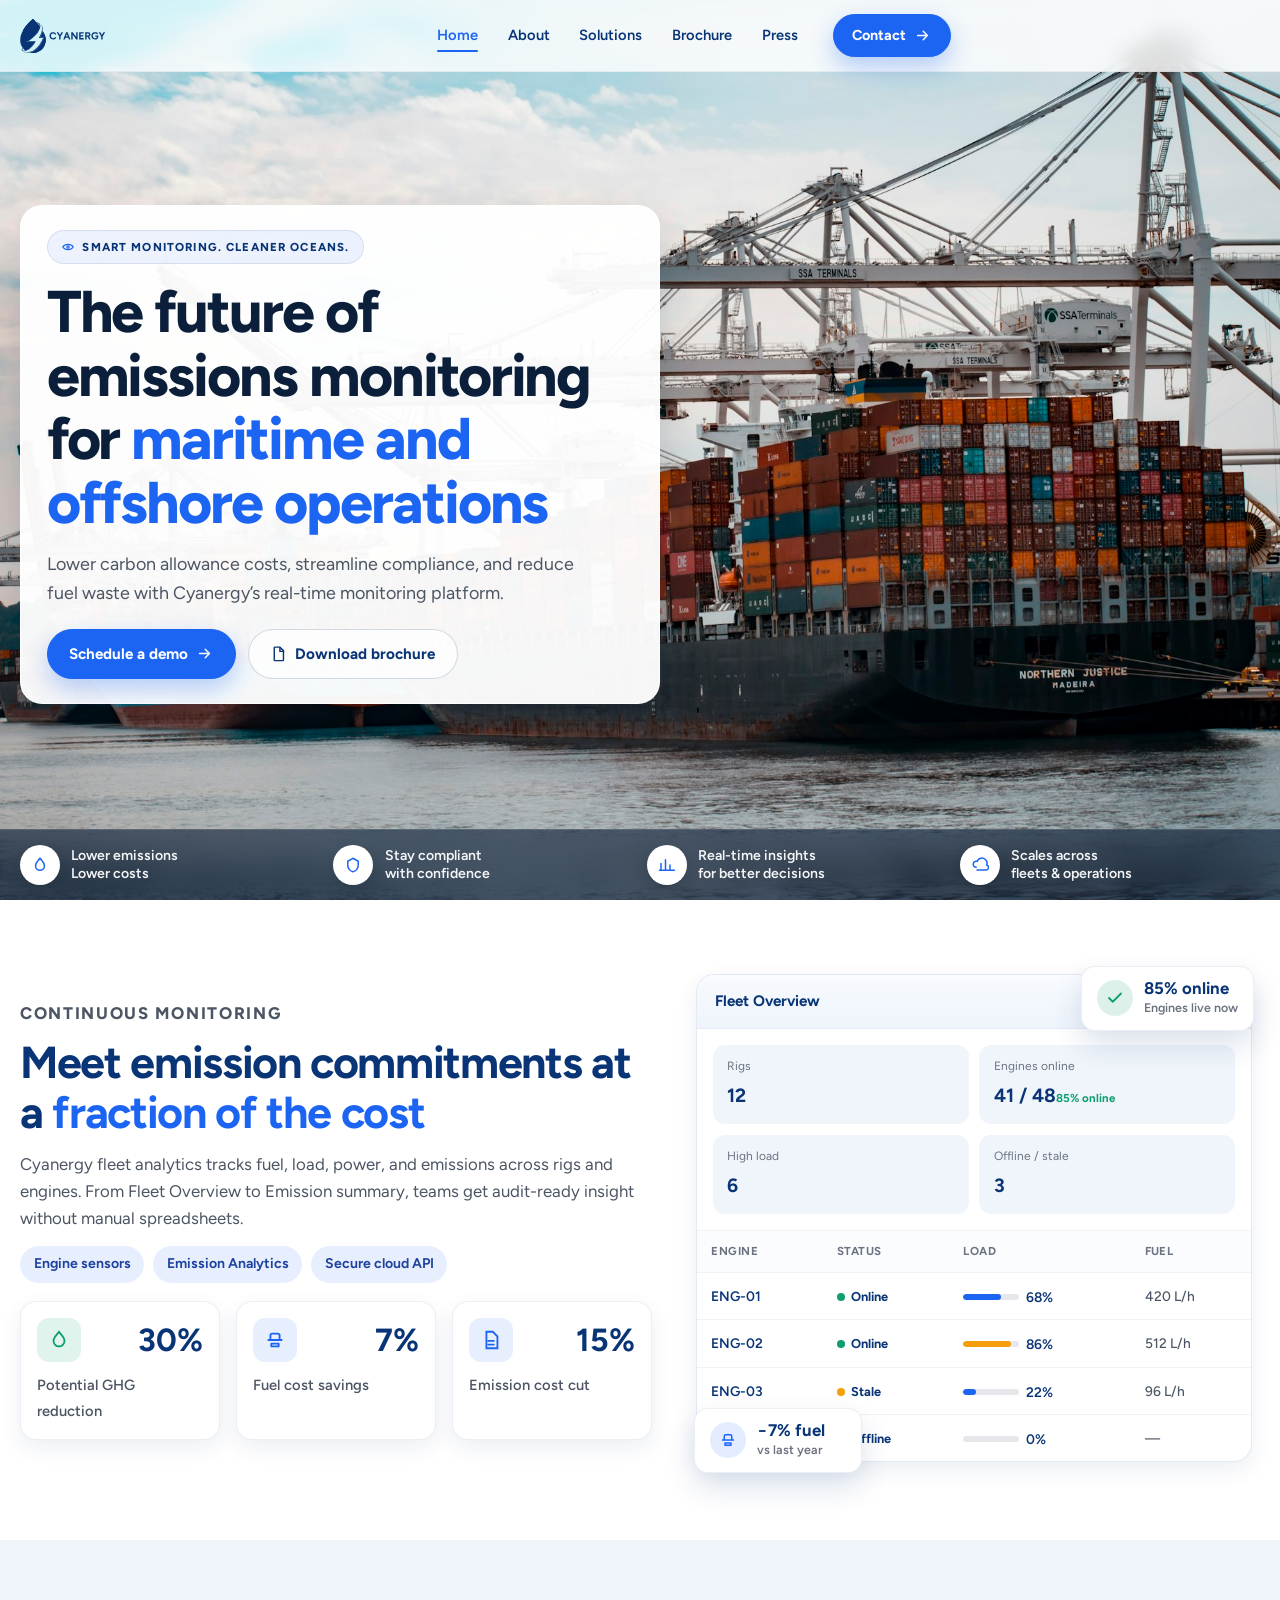
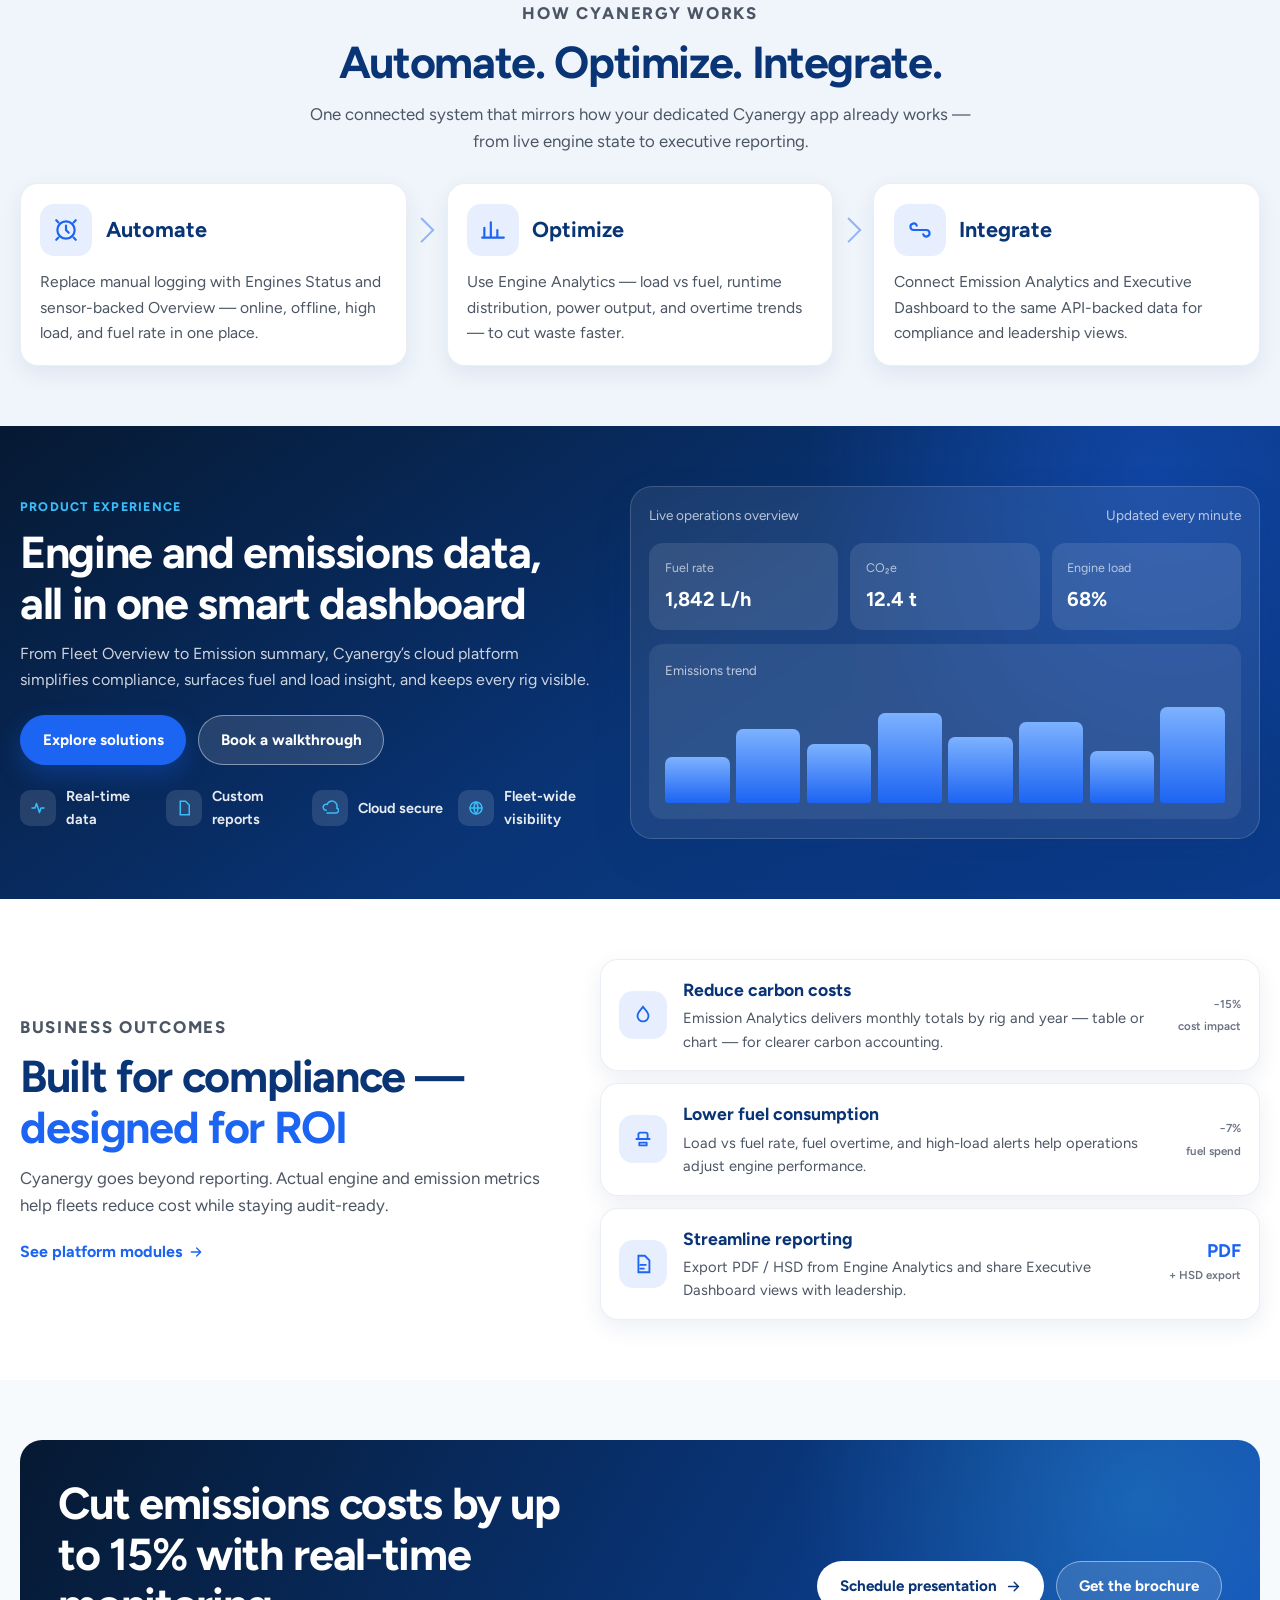
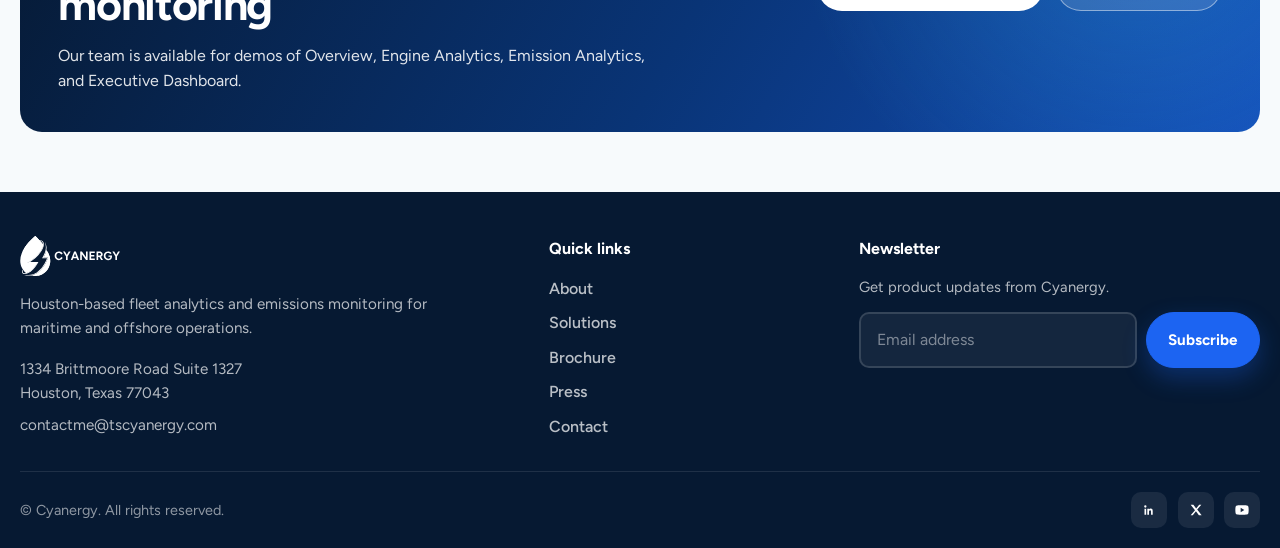
<file: index.html>
<!DOCTYPE html>
<html lang="en">
<head>
  <meta charset="UTF-8" />
  <meta name="viewport" content="width=device-width, initial-scale=1.0" />
  <title>Cyanergy | Fleet Analytics &amp; Emissions Monitoring</title>
  <meta name="description" content="Cyanergy fleet analytics — monitor rigs, engines, fuel, load, power, and emissions in one smart dashboard." />
  <link rel="stylesheet" href="assets/css/styles.css" />
</head>
<body>
  <a class="skip-link" href="#main">Skip to content</a>

  <header class="site-header">
    <div class="container header-inner">
      <a class="brand" href="index.html" aria-label="Cyanergy home">
        <img class="logo-dark" src="assets/images/logo-navy.svg" alt="Cyanergy" />
      </a>
      <button class="menu-toggle" aria-label="Open menu" aria-expanded="false">
        <span></span><span></span><span></span>
      </button>
      <nav class="nav" aria-label="Primary">
        <a class="nav-link is-active" href="index.html">Home</a>
        <a class="nav-link" href="about.html">About</a>
        <a class="nav-link" href="solutions.html">Solutions</a>
        <a class="nav-link" href="brochure.html">Brochure</a>
        <a class="nav-link" href="press.html">Press</a>
        <a class="nav-link nav-cta" href="contact.html"><span class="btn btn-primary">Contact <svg viewBox="0 0 24 24" fill="none"><path d="M5 12h14M13 6l6 6-6 6" stroke="currentColor" stroke-width="2" stroke-linecap="round" stroke-linejoin="round"/></svg></span></a>
      </nav>
    </div>
  </header>

  <main id="main">
    <section class="hero">
      <div class="hero-media">
        <img src="assets/images/hero-ship.jpg" alt="Cargo ship at port" />
      </div>
      <div class="hero-overlay"></div>

      <div class="hero-shell">
        <div class="hero-copy">
          <p class="eyebrow-hero">
            <svg viewBox="0 0 24 24" fill="none"><path d="M3 12c4-6 14-6 18 0-4 6-14 6-18 0Z" stroke="currentColor" stroke-width="2"/><circle cx="12" cy="12" r="2" stroke="currentColor" stroke-width="2"/></svg>
            Smart monitoring. Cleaner oceans.
          </p>
          <h1>The future of emissions monitoring for <span class="accent">maritime and offshore operations</span></h1>
          <p class="hero-lead">Lower carbon allowance costs, streamline compliance, and reduce fuel waste with Cyanergy’s real-time monitoring platform.</p>
          <div class="btn-group">
            <a class="btn btn-primary" href="contact.html">Schedule a demo <svg viewBox="0 0 24 24" fill="none"><path d="M5 12h14M13 6l6 6-6 6" stroke="currentColor" stroke-width="2" stroke-linecap="round" stroke-linejoin="round"/></svg></a>
            <a class="btn btn-secondary" href="brochure.html"><svg viewBox="0 0 24 24" fill="none"><path d="M7 3h7l5 5v13a1 1 0 0 1-1 1H7a1 1 0 0 1-1-1V4a1 1 0 0 1 1-1Z" stroke="currentColor" stroke-width="2"/><path d="M14 3v6h6" stroke="currentColor" stroke-width="2"/></svg> Download brochure</a>
          </div>
        </div>
      </div>

      <div class="hero-bar">
        <div class="container hero-bar-inner">
          <div class="hero-bar-item">
            <span class="icon-round"><svg viewBox="0 0 24 24" fill="none"><path d="M12 3c-2.5 3.5-6 5.8-6 10a6 6 0 0 0 12 0c0-4.2-3.5-6.5-6-10Z" stroke="currentColor" stroke-width="2"/></svg></span>
            <span>Lower emissions<br>Lower costs</span>
          </div>
          <div class="hero-bar-item">
            <span class="icon-round"><svg viewBox="0 0 24 24" fill="none"><path d="M12 3l7 4v5c0 5-3.5 8.5-7 9-3.5-.5-7-4-7-9V7l7-4Z" stroke="currentColor" stroke-width="2"/></svg></span>
            <span>Stay compliant<br>with confidence</span>
          </div>
          <div class="hero-bar-item">
            <span class="icon-round"><svg viewBox="0 0 24 24" fill="none"><path d="M4 19V10M10 19V5M16 19v-7M22 19H2" stroke="currentColor" stroke-width="2" stroke-linecap="round"/></svg></span>
            <span>Real-time insights<br>for better decisions</span>
          </div>
          <div class="hero-bar-item">
            <span class="icon-round"><svg viewBox="0 0 24 24" fill="none"><path d="M7 15a4 4 0 1 1 1.2-7.8A5 5 0 0 1 21 12a3.5 3.5 0 0 1-1 6.8H8" stroke="currentColor" stroke-width="2" stroke-linecap="round"/></svg></span>
            <span>Scales across<br>fleets &amp; operations</span>
          </div>
        </div>
      </div>
    </section>

    <section class="section">
      <div class="container split">
        <div class="panel-copy reveal">
          <p class="eyebrow">Continuous monitoring</p>
          <h2>Meet emission commitments at a <span class="accent">fraction of the cost</span></h2>
          <p>Cyanergy fleet analytics tracks fuel, load, power, and emissions across rigs and engines. From Fleet Overview to Emission summary, teams get audit-ready insight without manual spreadsheets.</p>
          <div class="pill-row">
            <span class="pill">Engine sensors</span>
            <span class="pill">Emission Analytics</span>
            <span class="pill">Secure cloud API</span>
          </div>
          <div class="stat-grid">
            <article class="stat-card">
              <div class="stat-top">
                <div class="icon-round green"><svg viewBox="0 0 24 24" fill="none"><path d="M12 3c-2.5 3.5-6 5.8-6 10a6 6 0 0 0 12 0c0-4.2-3.5-6.5-6-10Z" stroke="currentColor" stroke-width="2"/></svg></div>
                <strong><span data-count="30" data-suffix="%">0%</span></strong>
              </div>
              <span>Potential GHG reduction</span>
            </article>
            <article class="stat-card">
              <div class="stat-top">
                <div class="icon-round"><svg viewBox="0 0 24 24" fill="none"><path d="M4 12h16M7 12V7a2 2 0 0 1 2-2h6a2 2 0 0 1 2 2v5M8 16h8v3H8v-3Z" stroke="currentColor" stroke-width="2" stroke-linejoin="round"/></svg></div>
                <strong><span data-count="7" data-suffix="%">0%</span></strong>
              </div>
              <span>Fuel cost savings</span>
            </article>
            <article class="stat-card">
              <div class="stat-top">
                <div class="icon-round"><svg viewBox="0 0 24 24" fill="none"><path d="M7 3h7l5 5v13H7V3Z" stroke="currentColor" stroke-width="2"/><path d="M9 13h6M9 17h6" stroke="currentColor" stroke-width="2" stroke-linecap="round"/></svg></div>
                <strong><span data-count="15" data-suffix="%">0%</span></strong>
              </div>
              <span>Emission cost cut</span>
            </article>
          </div>
        </div>

        <div class="panel-showcase reveal">
          <aside class="float-chip float-rating" aria-label="Engines online">
            <span class="float-chip-icon check" aria-hidden="true">
              <svg viewBox="0 0 24 24" fill="none"><path d="M20 6 9 17l-5-5" stroke="currentColor" stroke-width="2.4" stroke-linecap="round" stroke-linejoin="round"/></svg>
            </span>
            <div>
              <strong><span data-count="85" data-suffix="%">0%</span> online</strong>
              <span>Engines live now</span>
            </div>
          </aside>

          <div class="mock-panel" aria-label="Fleet overview panel">
            <div class="mock-panel-head">
              <strong>Fleet Overview</strong>
              <span>Rig Alpha · Live view</span>
            </div>
            <div class="mock-kpis">
              <div class="mock-kpi"><small>Rigs</small><strong><span data-count="12">0</span></strong></div>
              <div class="mock-kpi"><small>Engines online</small><strong><span data-count="41">0</span> / <span data-count="48">0</span></strong><span class="trend">85% online</span></div>
              <div class="mock-kpi"><small>High load</small><strong><span data-count="6">0</span></strong></div>
              <div class="mock-kpi"><small>Offline / stale</small><strong><span data-count="3">0</span></strong></div>
            </div>
            <div class="mock-table-wrap">
              <table class="mock-table">
                <thead>
                  <tr>
                    <th>Engine</th>
                    <th>Status</th>
                    <th>Load</th>
                    <th>Fuel</th>
                  </tr>
                </thead>
                <tbody>
                  <tr>
                    <td>ENG-01</td>
                    <td><span class="status-dot">Online</span></td>
                    <td><span class="load-mini"><span class="bar"><i style="width:68%"></i></span>68%</span></td>
                    <td class="muted">420 L/h</td>
                  </tr>
                  <tr>
                    <td>ENG-02</td>
                    <td><span class="status-dot">Online</span></td>
                    <td><span class="load-mini"><span class="bar high"><i style="width:86%"></i></span>86%</span></td>
                    <td class="muted">512 L/h</td>
                  </tr>
                  <tr>
                    <td>ENG-03</td>
                    <td><span class="status-dot warn">Stale</span></td>
                    <td><span class="load-mini"><span class="bar"><i style="width:22%"></i></span>22%</span></td>
                    <td class="muted">96 L/h</td>
                  </tr>
                  <tr>
                    <td>ENG-04</td>
                    <td><span class="status-dot off">Offline</span></td>
                    <td><span class="load-mini"><span class="bar"><i style="width:0%"></i></span>0%</span></td>
                    <td class="muted">—</td>
                  </tr>
                </tbody>
              </table>
            </div>
          </div>

          <aside class="float-chip float-uptime" aria-label="Fuel trend">
            <span class="float-chip-icon fuel" aria-hidden="true">
              <svg viewBox="0 0 24 24" fill="none"><path d="M4 12h16M7 12V7a2 2 0 0 1 2-2h6a2 2 0 0 1 2 2v5M8 16h8v3H8v-3Z" stroke="currentColor" stroke-width="2" stroke-linejoin="round"/></svg>
            </span>
            <div>
              <strong><span data-count="7" data-prefix="−" data-suffix="%">−0%</span> fuel</strong>
              <span>vs last year</span>
            </div>
          </aside>
        </div>
      </div>
    </section>

    <section class="section surface">
      <div class="container">
        <div class="section-head center reveal">
          <p class="eyebrow">How Cyanergy works</p>
          <h2>Automate. Optimize. Integrate.</h2>
          <p>One connected system that mirrors how your dedicated Cyanergy app already works — from live engine state to executive reporting.</p>
        </div>
        <div class="process-grid reveal">
          <article class="process-card">
            <div class="process-head">
              <div class="icon-round"><svg viewBox="0 0 24 24" fill="none"><path d="M12 8v4l2.5 2.5" stroke="currentColor" stroke-width="2" stroke-linecap="round"/><circle cx="12" cy="12" r="8" stroke="currentColor" stroke-width="2"/><path d="M19 5l2-2M5 5 3 3M19 19l2 2M5 19l-2 2" stroke="currentColor" stroke-width="2" stroke-linecap="round"/></svg></div>
              <h3>Automate</h3>
            </div>
            <p>Replace manual logging with Engines Status and sensor-backed Overview — online, offline, high load, and fuel rate in one place.</p>
          </article>
          <article class="process-card">
            <div class="process-head">
              <div class="icon-round"><svg viewBox="0 0 24 24" fill="none"><path d="M4 19V10M10 19V5M16 19v-7M22 19H2" stroke="currentColor" stroke-width="2" stroke-linecap="round"/></svg></div>
              <h3>Optimize</h3>
            </div>
            <p>Use Engine Analytics — load vs fuel, runtime distribution, power output, and overtime trends — to cut waste faster.</p>
          </article>
          <article class="process-card">
            <div class="process-head">
              <div class="icon-round"><svg viewBox="0 0 24 24" fill="none"><path d="M9 8a3 3 0 1 0-2.8 4H8M15 16a3 3 0 1 0 2.8-4H16M8 12h8" stroke="currentColor" stroke-width="2" stroke-linecap="round"/></svg></div>
              <h3>Integrate</h3>
            </div>
            <p>Connect Emission Analytics and Executive Dashboard to the same API-backed data for compliance and leadership views.</p>
          </article>
        </div>
      </div>
    </section>

    <section class="section surface-dark">
      <div class="container">
        <div class="product-panel reveal">
          <div>
            <p class="eyebrow" style="color:var(--cyan)">Product experience</p>
            <h2>Engine and emissions data, all in one smart dashboard</h2>
            <p>From Fleet Overview to Emission summary, Cyanergy’s cloud platform simplifies compliance, surfaces fuel and load insight, and keeps every rig visible.</p>
            <div class="btn-group" style="margin-top:1.4rem;">
              <a class="btn btn-primary" href="solutions.html">Explore solutions</a>
              <a class="btn btn-ghost-dark" href="contact.html">Book a walkthrough</a>
            </div>
            <div class="feature-inline">
              <div class="feature-inline-item">
                <span class="icon-round"><svg viewBox="0 0 24 24" fill="none"><path d="M4 12h4l2-6 4 12 2-6h4" stroke="currentColor" stroke-width="2" stroke-linecap="round" stroke-linejoin="round"/></svg></span>
                <span>Real-time data</span>
              </div>
              <div class="feature-inline-item">
                <span class="icon-round"><svg viewBox="0 0 24 24" fill="none"><path d="M7 3h7l5 5v13H7V3Z" stroke="currentColor" stroke-width="2"/></svg></span>
                <span>Custom reports</span>
              </div>
              <div class="feature-inline-item">
                <span class="icon-round"><svg viewBox="0 0 24 24" fill="none"><path d="M7 15a4 4 0 1 1 1.2-7.8A5 5 0 0 1 21 12a3.5 3.5 0 0 1-1 6.8H8" stroke="currentColor" stroke-width="2" stroke-linecap="round"/></svg></span>
                <span>Cloud secure</span>
              </div>
              <div class="feature-inline-item">
                <span class="icon-round"><svg viewBox="0 0 24 24" fill="none"><circle cx="12" cy="12" r="8" stroke="currentColor" stroke-width="2"/><path d="M3 12h18M12 4a14 14 0 0 1 0 16M12 4a14 14 0 0 0 0 16" stroke="currentColor" stroke-width="2"/></svg></span>
                <span>Fleet-wide visibility</span>
              </div>
            </div>
          </div>
          <div class="dash-mock">
            <div class="dash-topbar">
              <span>Live operations overview</span>
              <span>Updated every minute</span>
            </div>
            <div class="dash-grid">
              <div class="dash-card"><small>Fuel rate</small><strong><span data-count="1842" data-format="comma" data-suffix=" L/h">0 L/h</span></strong></div>
              <div class="dash-card"><small>CO₂e</small><strong><span data-count="12.4" data-decimals="1" data-suffix=" t">0 t</span></strong></div>
              <div class="dash-card"><small>Engine load</small><strong><span data-count="68" data-suffix="%">0%</span></strong></div>
            </div>
            <div class="dash-chart">
              <div class="dash-chart-label">Emissions trend</div>
              <div class="dash-bars" aria-hidden="true">
                <span></span><span></span><span></span><span></span><span></span><span></span><span></span><span></span>
              </div>
            </div>
          </div>
        </div>
      </div>
    </section>

    <section class="section">
      <div class="container">
        <div class="outcomes">
          <div class="panel-copy reveal">
            <p class="eyebrow">Business outcomes</p>
            <h2>Built for compliance — <span class="accent">designed for ROI</span></h2>
            <p>Cyanergy goes beyond reporting. Actual engine and emission metrics help fleets reduce cost while staying audit-ready.</p>
            <a class="text-link" href="solutions.html">See platform modules <svg width="16" height="16" viewBox="0 0 24 24" fill="none"><path d="M5 12h14M13 6l6 6-6 6" stroke="currentColor" stroke-width="2" stroke-linecap="round" stroke-linejoin="round"/></svg></a>
          </div>
          <div class="outcome-list reveal">
            <article class="outcome-card">
              <div class="icon-round"><svg viewBox="0 0 24 24" fill="none"><path d="M12 3c-2.5 3.5-6 5.8-6 10a6 6 0 0 0 12 0c0-4.2-3.5-6.5-6-10Z" stroke="currentColor" stroke-width="2"/></svg></div>
              <div>
                <h3>Reduce carbon costs</h3>
                <p>Emission Analytics delivers monthly totals by rig and year — table or chart — for clearer carbon accounting.</p>
              </div>
              <div class="outcome-metric"><strong><span data-count="15" data-prefix="−" data-suffix="%">−0%</span></strong><span>cost impact</span></div>
            </article>
            <article class="outcome-card">
              <div class="icon-round"><svg viewBox="0 0 24 24" fill="none"><path d="M4 12h16M7 12V7a2 2 0 0 1 2-2h6a2 2 0 0 1 2 2v5M8 16h8v3H8v-3Z" stroke="currentColor" stroke-width="2" stroke-linejoin="round"/></svg></div>
              <div>
                <h3>Lower fuel consumption</h3>
                <p>Load vs fuel rate, fuel overtime, and high-load alerts help operations adjust engine performance.</p>
              </div>
              <div class="outcome-metric"><strong><span data-count="7" data-prefix="−" data-suffix="%">−0%</span></strong><span>fuel spend</span></div>
            </article>
            <article class="outcome-card">
              <div class="icon-round"><svg viewBox="0 0 24 24" fill="none"><path d="M7 3h7l5 5v13H7V3Z" stroke="currentColor" stroke-width="2"/><path d="M9 13h6M9 17h4" stroke="currentColor" stroke-width="2" stroke-linecap="round"/></svg></div>
              <div>
                <h3>Streamline reporting</h3>
                <p>Export PDF / HSD from Engine Analytics and share Executive Dashboard views with leadership.</p>
              </div>
              <div class="outcome-metric"><strong>PDF</strong><span>+ HSD export</span></div>
            </article>
          </div>
        </div>
      </div>
    </section>

    <section class="section surface-2">
      <div class="container">
        <div class="cta-band reveal">
          <div>
            <h2>Cut emissions costs by up to 15% with real-time monitoring</h2>
            <p>Our team is available for demos of Overview, Engine Analytics, Emission Analytics, and Executive Dashboard.</p>
          </div>
          <div class="btn-group">
            <a class="btn btn-light" href="contact.html">Schedule presentation <svg viewBox="0 0 24 24" fill="none"><path d="M5 12h14M13 6l6 6-6 6" stroke="currentColor" stroke-width="2" stroke-linecap="round" stroke-linejoin="round"/></svg></a>
            <a class="btn btn-ghost-dark" href="brochure.html">Get the brochure</a>
          </div>
        </div>
      </div>
    </section>
  </main>

  <footer class="site-footer">
    <div class="container">
      <div class="footer-grid">
        <div class="footer-brand">
          <img src="assets/images/logo-white.svg" alt="Cyanergy" />
          <p>Houston-based fleet analytics and emissions monitoring for maritime and offshore operations.</p>
          <p style="margin-top:1rem;">1334 Brittmoore Road Suite 1327<br />Houston, Texas 77043</p>
          <p style="margin-top:.5rem;"><a href="mailto:contactme@tscyanergy.com">contactme@tscyanergy.com</a></p>
        </div>
        <div>
          <h4>Quick links</h4>
          <div class="footer-links">
            <a href="about.html">About</a>
            <a href="solutions.html">Solutions</a>
            <a href="brochure.html">Brochure</a>
            <a href="press.html">Press</a>
            <a href="contact.html">Contact</a>
          </div>
        </div>
        <div>
          <h4>Newsletter</h4>
          <form class="newsletter" data-demo-form>
            <p>Get product updates from Cyanergy.</p>
            <div class="newsletter-row">
              <input type="email" name="email" placeholder="Email address" required />
              <button class="btn btn-primary" type="submit">Subscribe</button>
            </div>
            <p class="form-note" data-form-status></p>
          </form>
        </div>
      </div>
      <div class="footer-bottom">
        <span>© Cyanergy. All rights reserved.</span>
        <div class="socials" aria-label="Social">
          <a href="#" aria-label="LinkedIn"><svg viewBox="0 0 24 24" fill="currentColor"><path d="M6.5 8.5A1.75 1.75 0 1 1 6.5 5a1.75 1.75 0 0 1 0 3.5ZM5.25 10h2.5v9h-2.5v-9Zm4.5 0h2.4v1.23h.03c.33-.63 1.15-1.3 2.37-1.3 2.54 0 3.01 1.67 3.01 3.84V19h-2.5v-4.3c0-1.03-.02-2.35-1.43-2.35-1.43 0-1.65 1.12-1.65 2.28V19h-2.5v-9Z"/></svg></a>
          <a href="#" aria-label="X"><svg viewBox="0 0 24 24" fill="currentColor"><path d="M4 4h4.1l4.1 5.8L16.8 4H20l-6.2 7.3L20.5 20H16.4l-4.5-6.3L7.2 20H4l6.5-7.6L4 4Z"/></svg></a>
          <a href="#" aria-label="YouTube"><svg viewBox="0 0 24 24" fill="currentColor"><path d="M21.6 7.2a2.7 2.7 0 0 0-1.9-1.9C18 5 12 5 12 5s-6 0-7.7.3A2.7 2.7 0 0 0 2.4 7.2 28 28 0 0 0 2 12a28 28 0 0 0 .4 4.8 2.7 2.7 0 0 0 1.9 1.9C6 19 12 19 12 19s6 0 7.7-.3a2.7 2.7 0 0 0 1.9-1.9A28 28 0 0 0 22 12a28 28 0 0 0-.4-4.8ZM10 15.2V8.8L15.5 12 10 15.2Z"/></svg></a>
        </div>
      </div>
    </div>
  </footer>

  <script src="assets/js/main.js"></script>
</body>
</html>
</file>
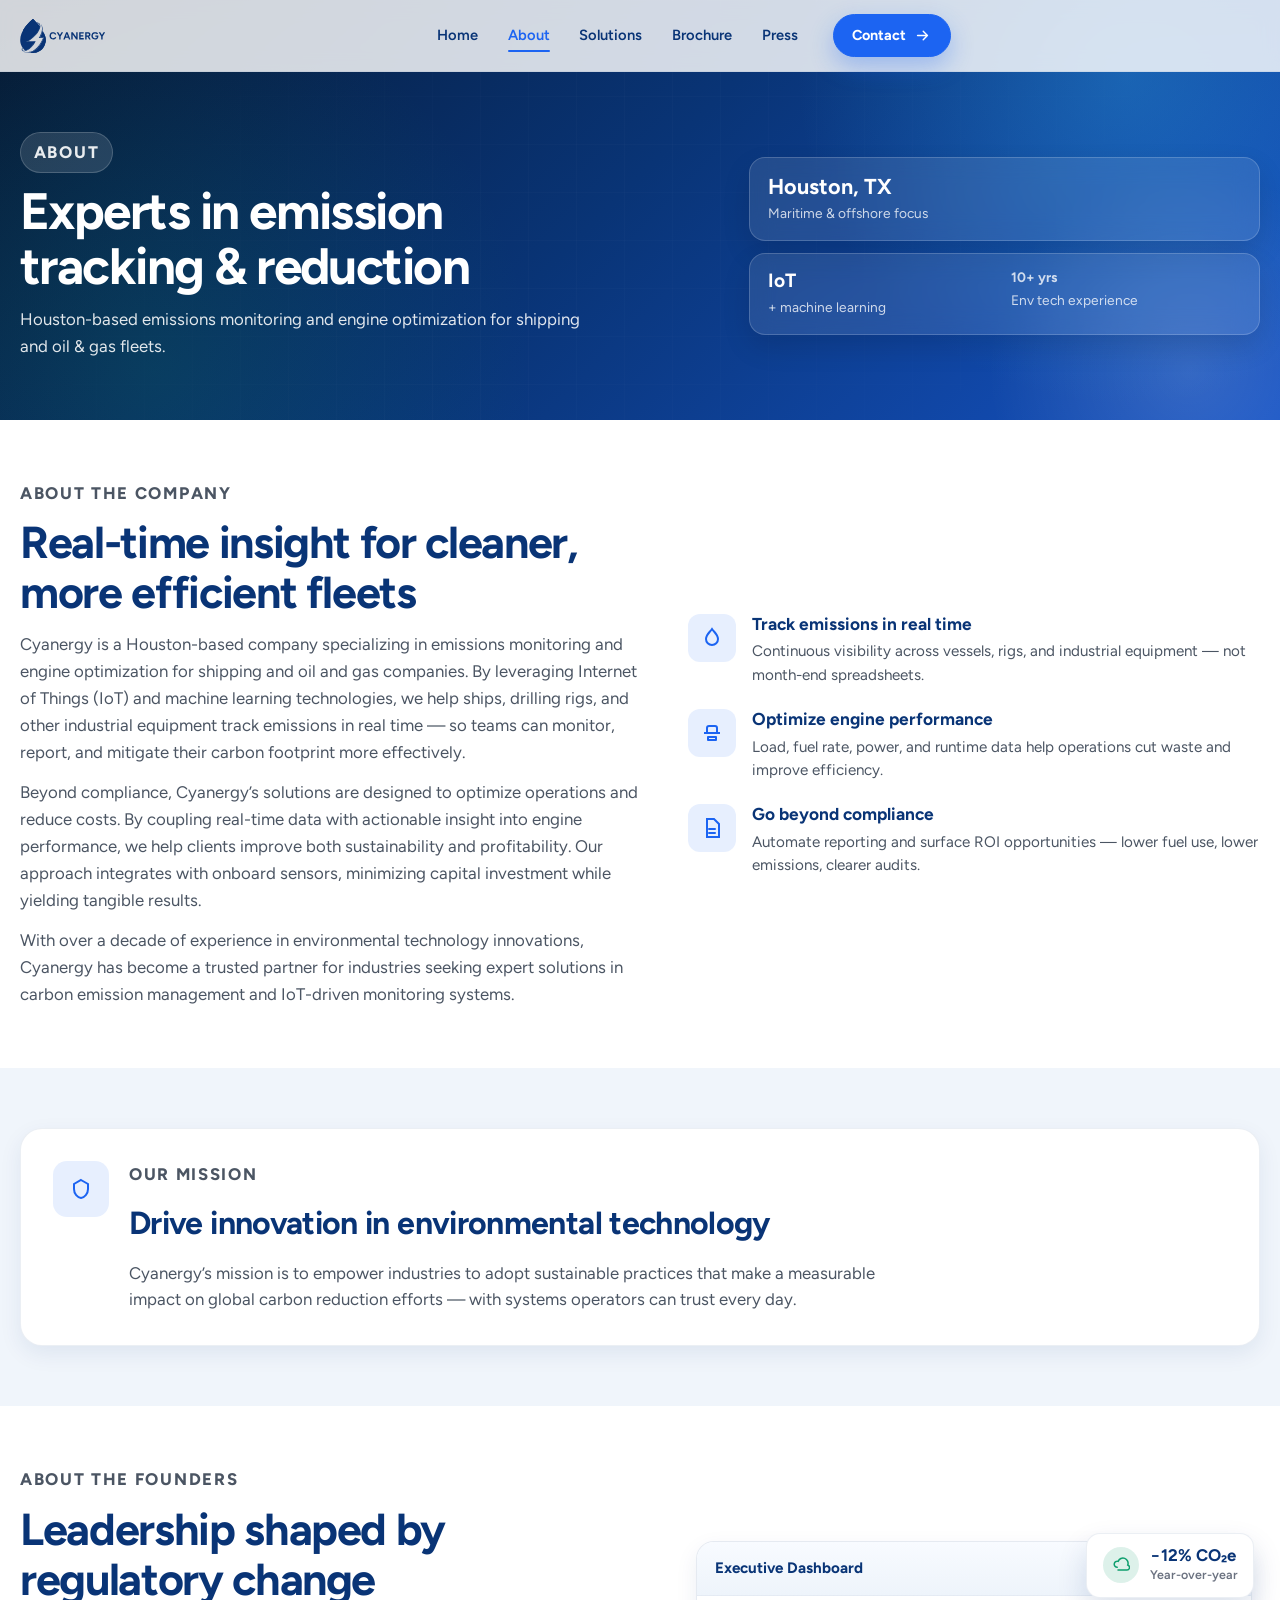
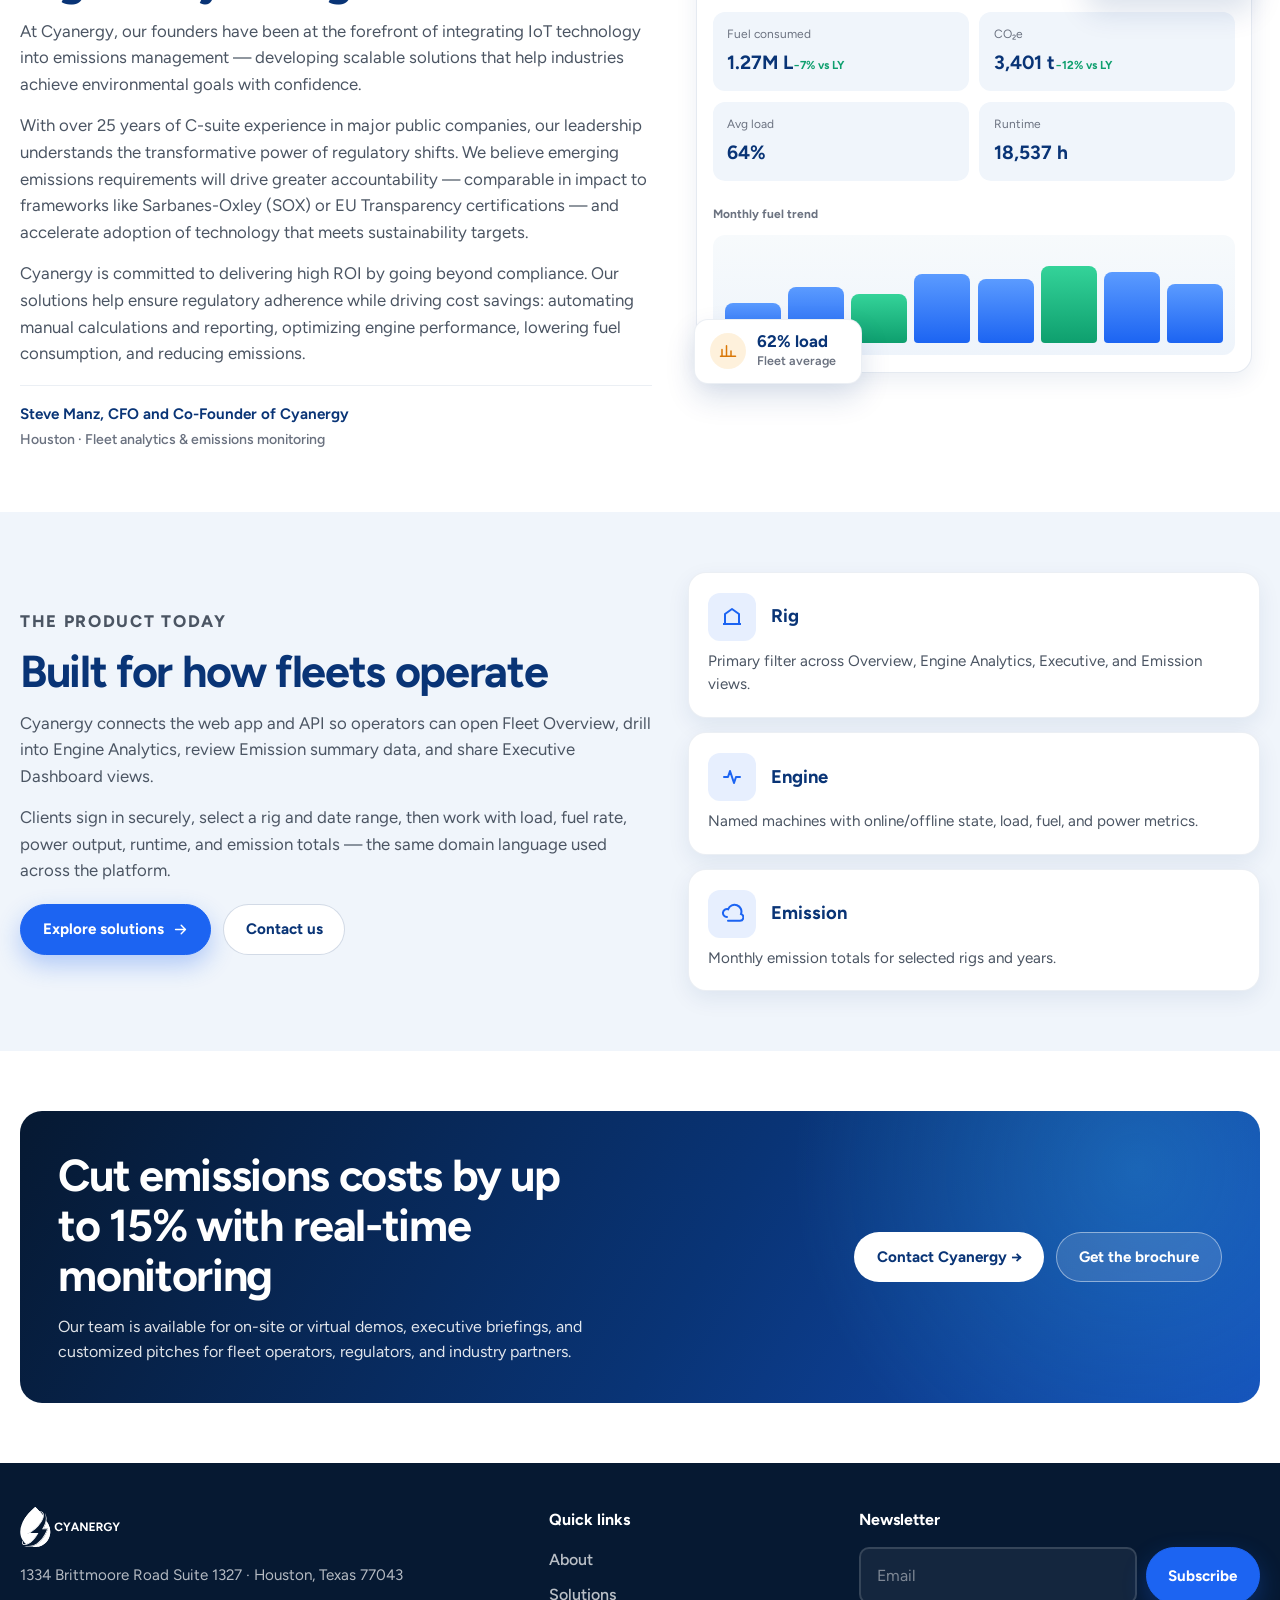
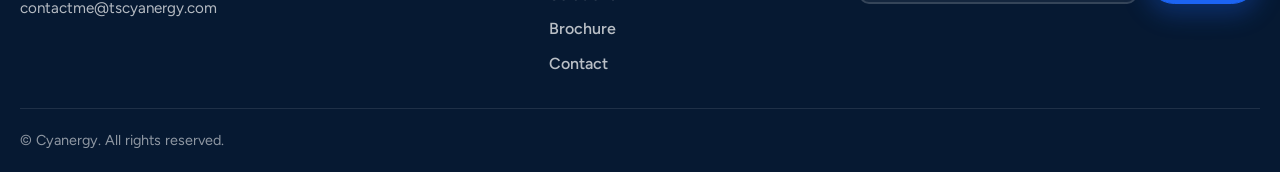
<file: about.html>
<!DOCTYPE html>
<html lang="en">
<head>
  <meta charset="UTF-8" />
  <meta name="viewport" content="width=device-width, initial-scale=1.0" />
  <title>About | Cyanergy</title>
  <meta name="description" content="Cyanergy is a Houston-based company specializing in emissions monitoring and engine optimization for shipping and oil and gas companies." />
  <link rel="stylesheet" href="assets/css/styles.css" />
</head>
<body>
  <a class="skip-link" href="#main">Skip to content</a>
  <header class="site-header">
    <div class="container header-inner">
      <a class="brand" href="index.html" aria-label="Cyanergy home">
        <img class="logo-dark" src="assets/images/logo-navy.svg" alt="Cyanergy" />
      </a>
      <button class="menu-toggle" aria-label="Open menu" aria-expanded="false"><span></span><span></span><span></span></button>
      <nav class="nav" aria-label="Primary">
        <a class="nav-link" href="index.html">Home</a>
        <a class="nav-link is-active" href="about.html">About</a>
        <a class="nav-link" href="solutions.html">Solutions</a>
        <a class="nav-link" href="brochure.html">Brochure</a>
        <a class="nav-link" href="press.html">Press</a>
        <a class="nav-link nav-cta" href="contact.html"><span class="btn btn-primary">Contact <svg viewBox="0 0 24 24" fill="none"><path d="M5 12h14M13 6l6 6-6 6" stroke="currentColor" stroke-width="2" stroke-linecap="round" stroke-linejoin="round"/></svg></span></a>
      </nav>
    </div>
  </header>

  <main id="main">
    <section class="page-hero">
      <div class="page-hero-inner">
        <div class="page-hero-copy">
          <p class="eyebrow">About</p>
          <h1>Experts in emission tracking &amp; reduction</h1>
          <p>Houston-based emissions monitoring and engine optimization for shipping and oil &amp; gas fleets.</p>
        </div>
        <div class="page-hero-aside" aria-hidden="true">
          <div class="page-hero-card">
            <strong>Houston, TX</strong>
            <span>Maritime &amp; offshore focus</span>
          </div>
          <div class="page-hero-card row">
            <div>
              <strong>IoT</strong>
              <span>+ machine learning</span>
            </div>
            <div>
              <strong><span data-count="10" data-suffix="+ yrs">0+ yrs</span></strong>
              <span>Env tech experience</span>
            </div>
          </div>
        </div>
      </div>
    </section>

    <section class="section">
      <div class="container split">
        <div class="panel-copy reveal">
          <p class="eyebrow">About the company</p>
          <h2>Real-time insight for cleaner, more efficient fleets</h2>
          <p>Cyanergy is a Houston-based company specializing in emissions monitoring and engine optimization for shipping and oil and gas companies. By leveraging Internet of Things (IoT) and machine learning technologies, we help ships, drilling rigs, and other industrial equipment track emissions in real time — so teams can monitor, report, and mitigate their carbon footprint more effectively.</p>
          <p style="margin-top:0.85rem;">Beyond compliance, Cyanergy’s solutions are designed to optimize operations and reduce costs. By coupling real-time data with actionable insight into engine performance, we help clients improve both sustainability and profitability. Our approach integrates with onboard sensors, minimizing capital investment while yielding tangible results.</p>
          <p style="margin-top:0.85rem;">With over a decade of experience in environmental technology innovations, Cyanergy has become a trusted partner for industries seeking expert solutions in carbon emission management and IoT-driven monitoring systems.</p>
        </div>
        <div class="reveal">
          <div class="about-points">
            <article class="about-point">
              <div class="icon-badge"><svg viewBox="0 0 24 24" fill="none"><path d="M12 3c-2.5 3.5-6 5.8-6 10a6 6 0 0 0 12 0c0-4.2-3.5-6.5-6-10Z" stroke="currentColor" stroke-width="2"/></svg></div>
              <div>
                <h3>Track emissions in real time</h3>
                <p>Continuous visibility across vessels, rigs, and industrial equipment — not month-end spreadsheets.</p>
              </div>
            </article>
            <article class="about-point">
              <div class="icon-badge"><svg viewBox="0 0 24 24" fill="none"><path d="M4 12h16M7 12V7a2 2 0 0 1 2-2h6a2 2 0 0 1 2 2v5M8 16h8v3H8v-3Z" stroke="currentColor" stroke-width="2" stroke-linejoin="round"/></svg></div>
              <div>
                <h3>Optimize engine performance</h3>
                <p>Load, fuel rate, power, and runtime data help operations cut waste and improve efficiency.</p>
              </div>
            </article>
            <article class="about-point">
              <div class="icon-badge"><svg viewBox="0 0 24 24" fill="none"><path d="M7 3h7l5 5v13H7V3Z" stroke="currentColor" stroke-width="2"/><path d="M9 13h6M9 17h6" stroke="currentColor" stroke-width="2" stroke-linecap="round"/></svg></div>
              <div>
                <h3>Go beyond compliance</h3>
                <p>Automate reporting and surface ROI opportunities — lower fuel use, lower emissions, clearer audits.</p>
              </div>
            </article>
          </div>
        </div>
      </div>
    </section>

    <section class="section surface">
      <div class="container">
        <div class="mission-band reveal">
          <div class="icon-badge"><svg viewBox="0 0 24 24" fill="none"><path d="M12 3l7 4v5c0 5-3.5 8.5-7 9-3.5-.5-7-4-7-9V7l7-4Z" stroke="currentColor" stroke-width="2"/></svg></div>
          <div>
            <p class="eyebrow">Our mission</p>
            <h2>Drive innovation in environmental technology</h2>
            <p>Cyanergy’s mission is to empower industries to adopt sustainable practices that make a measurable impact on global carbon reduction efforts — with systems operators can trust every day.</p>
          </div>
        </div>
      </div>
    </section>

    <section class="section">
      <div class="container split">
        <div class="panel-copy reveal">
          <p class="eyebrow">About the founders</p>
          <h2>Leadership shaped by regulatory change</h2>
          <p>At Cyanergy, our founders have been at the forefront of integrating IoT technology into emissions management — developing scalable solutions that help industries achieve environmental goals with confidence.</p>
          <p style="margin-top:0.85rem;">With over 25 years of C-suite experience in major public companies, our leadership understands the transformative power of regulatory shifts. We believe emerging emissions requirements will drive greater accountability — comparable in impact to frameworks like Sarbanes-Oxley (SOX) or EU Transparency certifications — and accelerate adoption of technology that meets sustainability targets.</p>
          <p style="margin-top:0.85rem;">Cyanergy is committed to delivering high ROI by going beyond compliance. Our solutions help ensure regulatory adherence while driving cost savings: automating manual calculations and reporting, optimizing engine performance, lowering fuel consumption, and reducing emissions.</p>
          <div class="founder-note">
            Steve Manz, CFO and Co-Founder of Cyanergy
            <span>Houston · Fleet analytics &amp; emissions monitoring</span>
          </div>
        </div>
        <div class="panel-showcase reveal">
          <aside class="float-chip float-rating" aria-label="CO2e reduction">
            <span class="float-chip-icon cloud" aria-hidden="true">
              <svg viewBox="0 0 24 24" fill="none"><path d="M7 15a4 4 0 1 1 1.2-7.8A5 5 0 0 1 21 12a3.5 3.5 0 0 1-1 6.8H8" stroke="currentColor" stroke-width="2" stroke-linecap="round"/></svg>
            </span>
            <div>
              <strong><span data-count="12" data-prefix="−" data-suffix="%">−0%</span> CO₂e</strong>
              <span>Year-over-year</span>
            </div>
          </aside>

          <div class="mock-panel" aria-label="Executive dashboard panel">
            <div class="mock-panel-head">
              <strong>Executive Dashboard</strong>
              <span>Rig Alpha · YTD</span>
            </div>
            <div class="mock-kpis">
              <div class="mock-kpi"><small>Fuel consumed</small><strong><span data-count="1.28" data-decimals="2" data-suffix="M L">0.00M L</span></strong><span class="trend">−7% vs LY</span></div>
              <div class="mock-kpi"><small>CO₂e</small><strong><span data-count="3420" data-format="comma" data-suffix=" t">0 t</span></strong><span class="trend">−12% vs LY</span></div>
              <div class="mock-kpi"><small>Avg load</small><strong><span data-count="64" data-suffix="%">0%</span></strong></div>
              <div class="mock-kpi"><small>Runtime</small><strong><span data-count="18640" data-format="comma" data-suffix=" h">0 h</span></strong></div>
            </div>
            <div class="mock-chart">
              <div class="mock-chart-label">Monthly fuel trend</div>
              <div class="mock-bars" aria-hidden="true">
                <span style="--h:42%"></span>
                <span style="--h:58%"></span>
                <span style="--h:51%"></span>
                <span style="--h:72%"></span>
                <span style="--h:66%"></span>
                <span style="--h:80%"></span>
                <span style="--h:74%"></span>
                <span style="--h:61%"></span>
              </div>
            </div>
          </div>

          <aside class="float-chip float-uptime" aria-label="Average load">
            <span class="float-chip-icon load" aria-hidden="true">
              <svg viewBox="0 0 24 24" fill="none"><path d="M4 19V10M10 19V5M16 19v-7M22 19H2" stroke="currentColor" stroke-width="2" stroke-linecap="round"/></svg>
            </span>
            <div>
              <strong><span data-count="64" data-suffix="%">0%</span> load</strong>
              <span>Fleet average</span>
            </div>
          </aside>
        </div>
      </div>
    </section>

    <section class="section surface">
      <div class="container split">
        <div class="panel-copy reveal">
          <p class="eyebrow">The product today</p>
          <h2>Built for how fleets operate</h2>
          <p>Cyanergy connects the web app and API so operators can open Fleet Overview, drill into Engine Analytics, review Emission summary data, and share Executive Dashboard views.</p>
          <p style="margin-top:0.85rem;">Clients sign in securely, select a rig and date range, then work with load, fuel rate, power output, runtime, and emission totals — the same domain language used across the platform.</p>
          <div class="btn-group" style="margin-top:1.25rem;">
            <a class="btn btn-primary" href="solutions.html">Explore solutions <svg viewBox="0 0 24 24" fill="none"><path d="M5 12h14M13 6l6 6-6 6" stroke="currentColor" stroke-width="2" stroke-linecap="round" stroke-linejoin="round"/></svg></a>
            <a class="btn btn-outline" href="contact.html">Contact us</a>
          </div>
        </div>
        <div class="term-stack reveal">
          <article class="icon-item">
            <div class="icon-badge"><svg viewBox="0 0 24 24" fill="none"><path d="M3 19h18M5 19V9l7-5 7 5v10" stroke="currentColor" stroke-width="2" stroke-linejoin="round"/></svg></div>
            <h3>Rig</h3>
            <p>Primary filter across Overview, Engine Analytics, Executive, and Emission views.</p>
          </article>
          <article class="icon-item">
            <div class="icon-badge"><svg viewBox="0 0 24 24" fill="none"><path d="M4 12h4l2-6 4 12 2-6h4" stroke="currentColor" stroke-width="2" stroke-linecap="round" stroke-linejoin="round"/></svg></div>
            <h3>Engine</h3>
            <p>Named machines with online/offline state, load, fuel, and power metrics.</p>
          </article>
          <article class="icon-item">
            <div class="icon-badge"><svg viewBox="0 0 24 24" fill="none"><path d="M7 15a4 4 0 1 1 1.2-7.8A5 5 0 0 1 21 12a3.5 3.5 0 0 1-1 6.8H8" stroke="currentColor" stroke-width="2" stroke-linecap="round"/></svg></div>
            <h3>Emission</h3>
            <p>Monthly emission totals for selected rigs and years.</p>
          </article>
        </div>
      </div>
    </section>

    <section class="section">
      <div class="container">
        <div class="cta-band reveal">
          <div>
            <h2>Cut emissions costs by up to 15% with real-time monitoring</h2>
            <p>Our team is available for on-site or virtual demos, executive briefings, and customized pitches for fleet operators, regulators, and industry partners.</p>
          </div>
          <div class="btn-group">
            <a class="btn btn-light" href="contact.html">Contact Cyanergy →</a>
            <a class="btn btn-ghost-dark" href="brochure.html">Get the brochure</a>
          </div>
        </div>
      </div>
    </section>
  </main>

  <footer class="site-footer">
    <div class="container">
      <div class="footer-grid">
        <div class="footer-brand">
          <img src="assets/images/logo-white.svg" alt="Cyanergy" />
          <p>1334 Brittmoore Road Suite 1327 · Houston, Texas 77043</p>
          <p style="margin-top:.5rem;"><a href="mailto:contactme@tscyanergy.com">contactme@tscyanergy.com</a></p>
        </div>
        <div>
          <h4>Quick links</h4>
          <div class="footer-links">
            <a href="about.html">About</a>
            <a href="solutions.html">Solutions</a>
            <a href="brochure.html">Brochure</a>
            <a href="contact.html">Contact</a>
          </div>
        </div>
        <div>
          <h4>Newsletter</h4>
          <form class="newsletter" data-demo-form>
            <div class="newsletter-row">
              <input type="email" name="email" placeholder="Email" required />
              <button class="btn btn-primary" type="submit">Subscribe</button>
            </div>
            <p class="form-note" data-form-status></p>
          </form>
        </div>
      </div>
      <div class="footer-bottom"><span>© Cyanergy. All rights reserved.</span></div>
    </div>
  </footer>
  <script src="assets/js/main.js"></script>
</body>
</html>
</file>
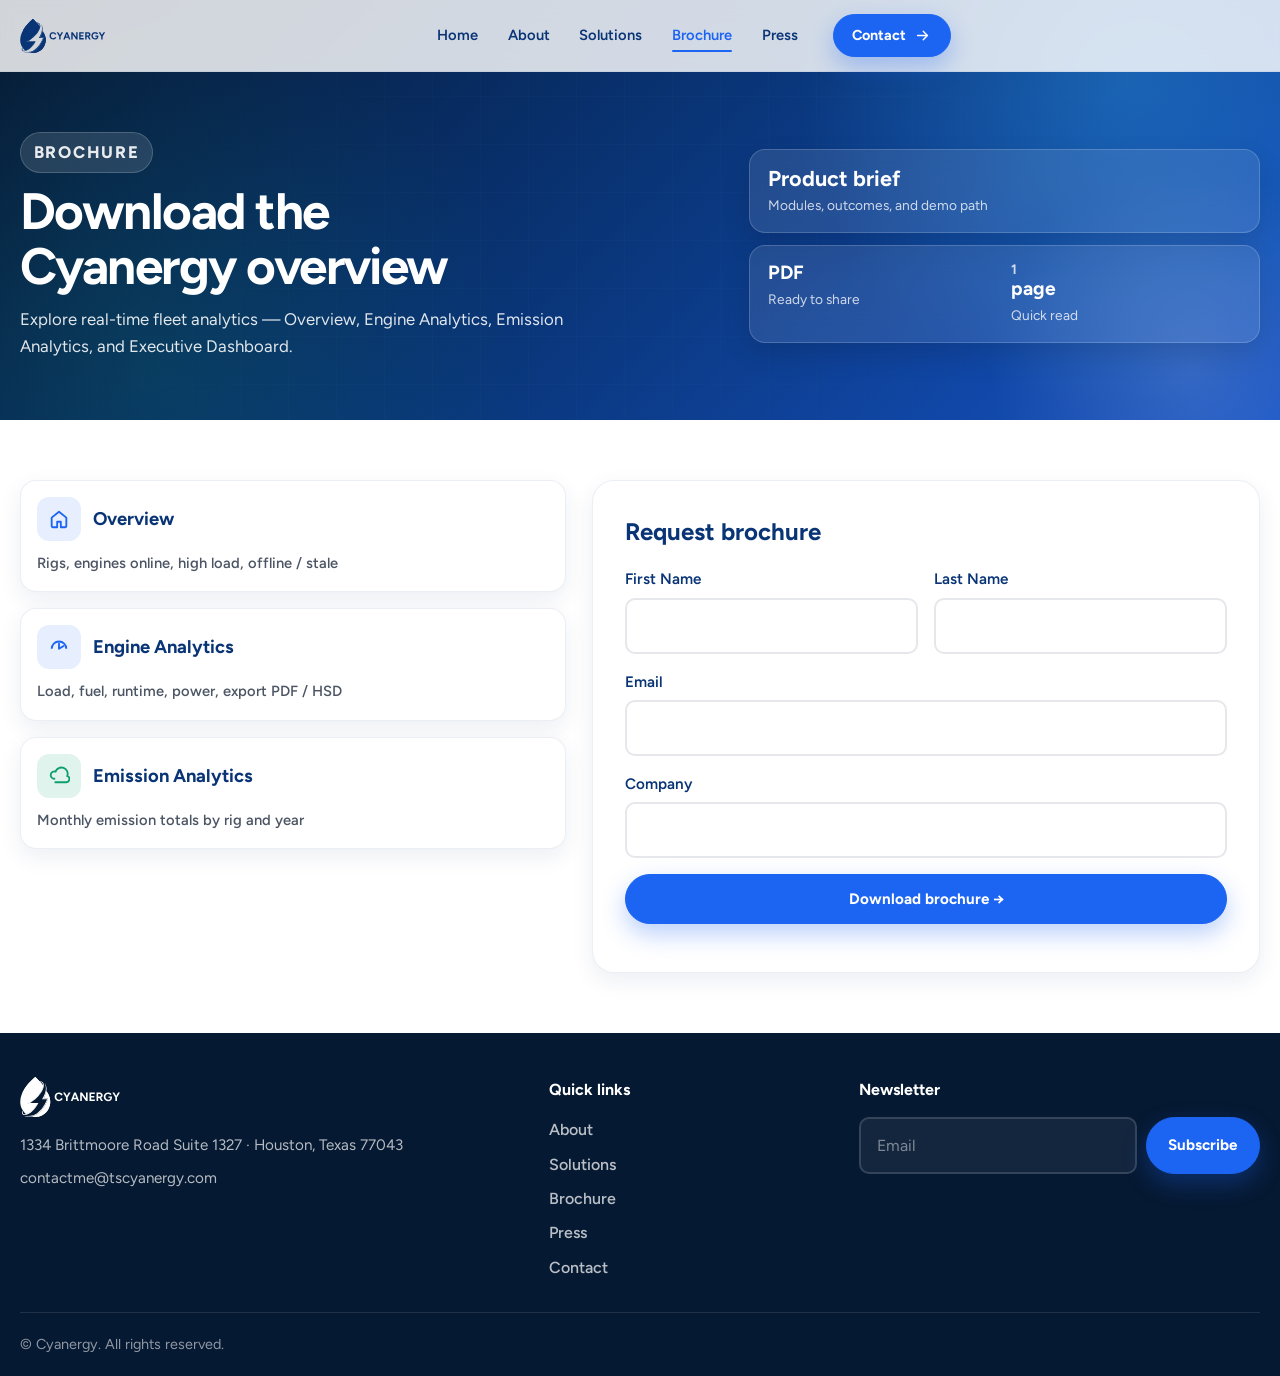
<file: brochure.html>
<!DOCTYPE html>
<html lang="en">
<head>
  <meta charset="UTF-8" />
  <meta name="viewport" content="width=device-width, initial-scale=1.0" />
  <title>Brochure | Cyanergy</title>
  <link rel="stylesheet" href="assets/css/styles.css" />
</head>
<body>
  <a class="skip-link" href="#main">Skip to content</a>
  <header class="site-header">
    <div class="container header-inner">
      <a class="brand" href="index.html" aria-label="Cyanergy home">
        <img class="logo-dark" src="assets/images/logo-navy.svg" alt="Cyanergy" />
      </a>
      <button class="menu-toggle" aria-label="Open menu" aria-expanded="false"><span></span><span></span><span></span></button>
      <nav class="nav" aria-label="Primary">
        <a class="nav-link" href="index.html">Home</a>
        <a class="nav-link" href="about.html">About</a>
        <a class="nav-link" href="solutions.html">Solutions</a>
        <a class="nav-link is-active" href="brochure.html">Brochure</a>
        <a class="nav-link" href="press.html">Press</a>
        <a class="nav-link nav-cta" href="contact.html"><span class="btn btn-primary">Contact <svg viewBox="0 0 24 24" fill="none"><path d="M5 12h14M13 6l6 6-6 6" stroke="currentColor" stroke-width="2" stroke-linecap="round" stroke-linejoin="round"/></svg></span></a>
      </nav>
    </div>
  </header>

  <main id="main">
    <section class="page-hero">
      <div class="page-hero-inner">
        <div class="page-hero-copy">
          <p class="eyebrow">Brochure</p>
          <h1>Download the Cyanergy overview</h1>
          <p>Explore real-time fleet analytics — Overview, Engine Analytics, Emission Analytics, and Executive Dashboard.</p>
        </div>
        <div class="page-hero-aside" aria-hidden="true">
          <div class="page-hero-card">
            <strong>Product brief</strong>
            <span>Modules, outcomes, and demo path</span>
          </div>
          <div class="page-hero-card row">
            <div>
              <strong>PDF</strong>
              <span>Ready to share</span>
            </div>
            <div>
              <strong><span data-count="1">0</span> page</strong>
              <span>Quick read</span>
            </div>
          </div>
        </div>
      </div>
    </section>

    <section class="section">
      <div class="container contact-shell">
        <div class="reveal">
          <div class="stat-grid feature-stat-grid">
            <article class="stat-card feature-stat">
              <div class="stat-top">
                <div class="icon-round"><svg viewBox="0 0 24 24" fill="none"><path d="M4 10.5 12 4l8 6.5V20a1 1 0 0 1-1 1h-5v-6H10v6H5a1 1 0 0 1-1-1v-9.5Z" stroke="currentColor" stroke-width="2" stroke-linejoin="round"/></svg></div>
                <strong class="stat-title">Overview</strong>
              </div>
              <span>Rigs, engines online, high load, offline / stale</span>
            </article>
            <article class="stat-card feature-stat">
              <div class="stat-top">
                <div class="icon-round"><svg viewBox="0 0 24 24" fill="none"><path d="M4 14a8 8 0 1 1 16 0" stroke="currentColor" stroke-width="2"/><path d="M12 14V8M12 14l5-3" stroke="currentColor" stroke-width="2" stroke-linecap="round"/></svg></div>
                <strong class="stat-title">Engine Analytics</strong>
              </div>
              <span>Load, fuel, runtime, power, export PDF / HSD</span>
            </article>
            <article class="stat-card feature-stat">
              <div class="stat-top">
                <div class="icon-round green"><svg viewBox="0 0 24 24" fill="none"><path d="M7 15a4 4 0 1 1 1.2-7.8A5 5 0 0 1 21 12a3.5 3.5 0 0 1-1 6.8H8" stroke="currentColor" stroke-width="2" stroke-linecap="round"/></svg></div>
                <strong class="stat-title">Emission Analytics</strong>
              </div>
              <span>Monthly emission totals by rig and year</span>
            </article>
          </div>
        </div>
        <div class="contact-card reveal">
          <h2 style="color:var(--navy);font-size:1.5rem;margin-bottom:1rem;">Request brochure</h2>
          <form class="form-grid" data-demo-form>
            <div class="form-row">
              <label>First Name<input type="text" name="firstName" required /></label>
              <label>Last Name<input type="text" name="lastName" required /></label>
            </div>
            <label>Email<input type="email" name="email" required /></label>
            <label>Company<input type="text" name="company" /></label>
            <button class="btn btn-primary" type="submit">Download brochure →</button>
            <p class="form-note" data-form-status></p>
          </form>
        </div>
      </div>
    </section>
  </main>

  <footer class="site-footer">
    <div class="container">
      <div class="footer-grid">
        <div class="footer-brand">
          <img src="assets/images/logo-white.svg" alt="Cyanergy" />
          <p>1334 Brittmoore Road Suite 1327 · Houston, Texas 77043</p>
          <p style="margin-top:.5rem;"><a href="mailto:contactme@tscyanergy.com">contactme@tscyanergy.com</a></p>
        </div>
        <div>
          <h4>Quick links</h4>
          <div class="footer-links">
            <a href="about.html">About</a>
            <a href="solutions.html">Solutions</a>
            <a href="brochure.html">Brochure</a>
            <a href="press.html">Press</a>
            <a href="contact.html">Contact</a>
          </div>
        </div>
        <div>
          <h4>Newsletter</h4>
          <form class="newsletter" data-demo-form>
            <div class="newsletter-row">
              <input type="email" name="email" placeholder="Email" required />
              <button class="btn btn-primary" type="submit">Subscribe</button>
            </div>
            <p class="form-note" data-form-status></p>
          </form>
        </div>
      </div>
      <div class="footer-bottom"><span>© Cyanergy. All rights reserved.</span></div>
    </div>
  </footer>
  <script src="assets/js/main.js"></script>
</body>
</html>
</file>
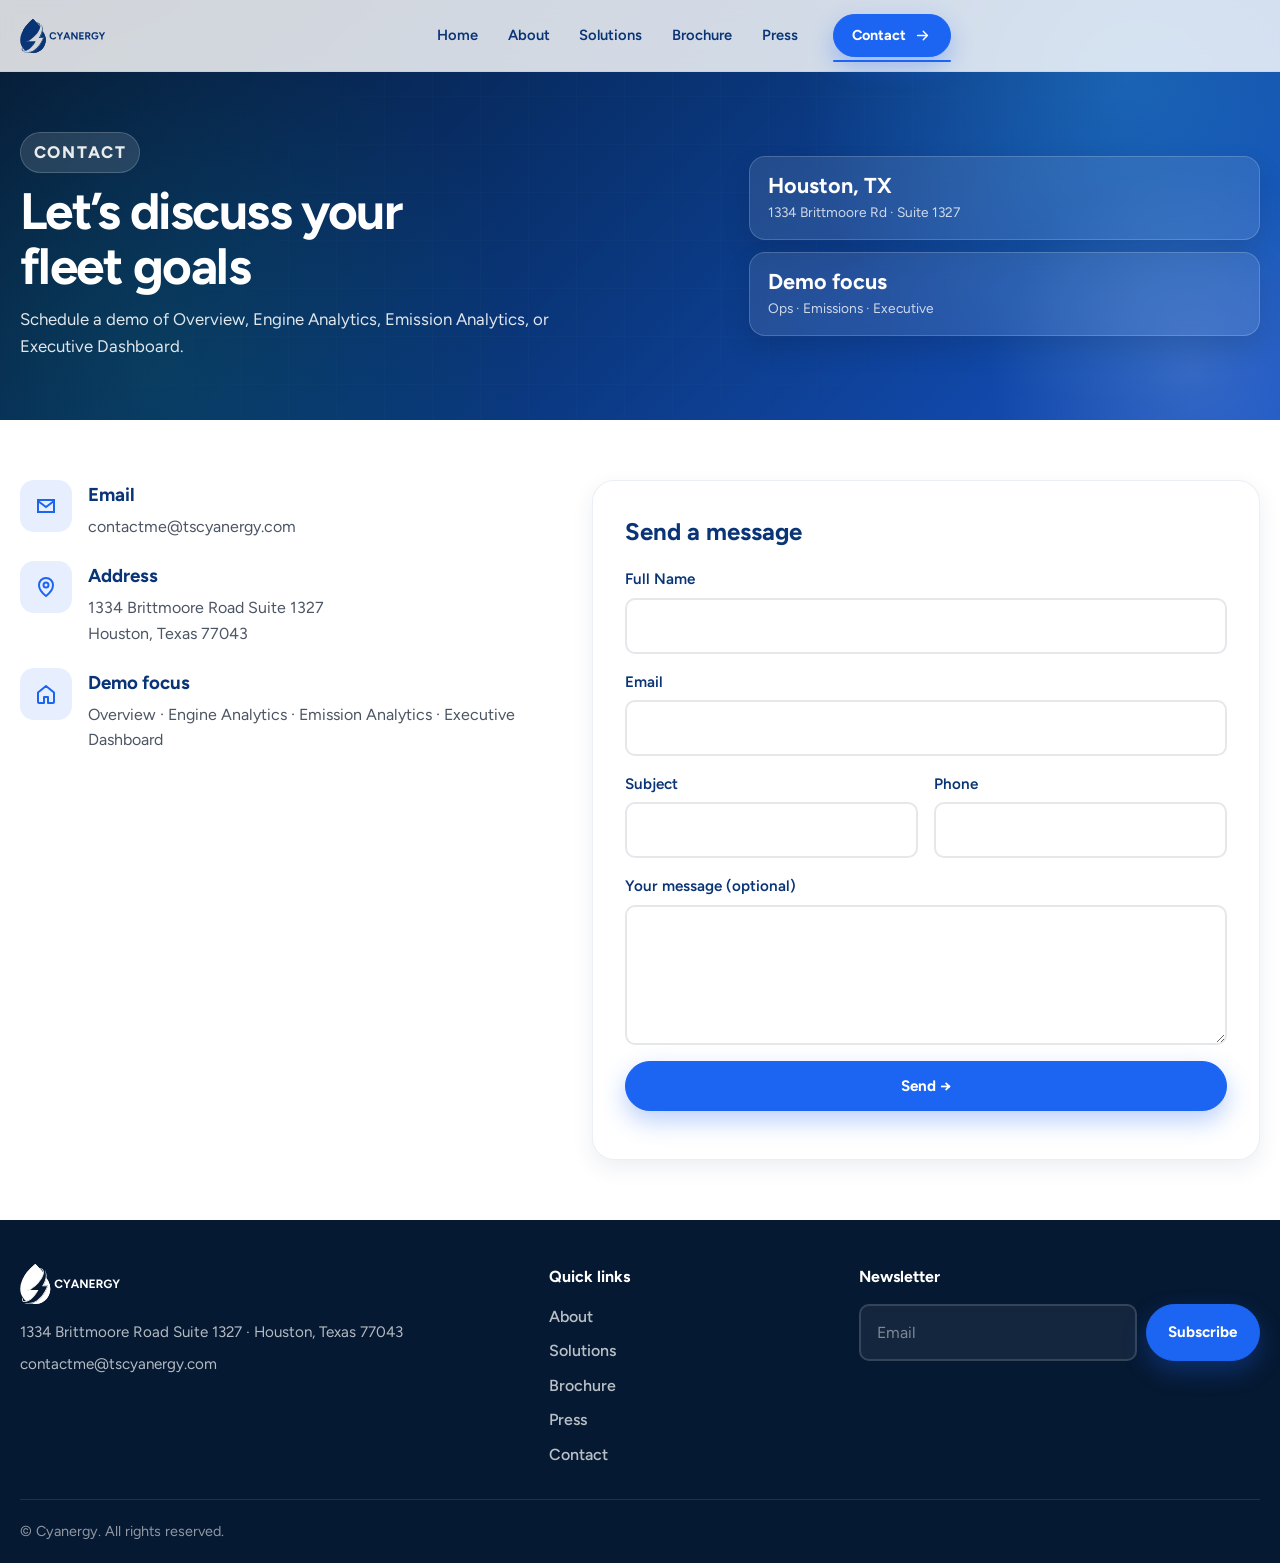
<file: contact.html>
<!DOCTYPE html>
<html lang="en">
<head>
  <meta charset="UTF-8" />
  <meta name="viewport" content="width=device-width, initial-scale=1.0" />
  <title>Contact | Cyanergy</title>
  <link rel="stylesheet" href="assets/css/styles.css" />
</head>
<body>
  <a class="skip-link" href="#main">Skip to content</a>
  <header class="site-header">
    <div class="container header-inner">
      <a class="brand" href="index.html" aria-label="Cyanergy home">
        <img class="logo-dark" src="assets/images/logo-navy.svg" alt="Cyanergy" />
      </a>
      <button class="menu-toggle" aria-label="Open menu" aria-expanded="false"><span></span><span></span><span></span></button>
      <nav class="nav" aria-label="Primary">
        <a class="nav-link" href="index.html">Home</a>
        <a class="nav-link" href="about.html">About</a>
        <a class="nav-link" href="solutions.html">Solutions</a>
        <a class="nav-link" href="brochure.html">Brochure</a>
        <a class="nav-link" href="press.html">Press</a>
        <a class="nav-link nav-cta is-active" href="contact.html"><span class="btn btn-primary">Contact <svg viewBox="0 0 24 24" fill="none"><path d="M5 12h14M13 6l6 6-6 6" stroke="currentColor" stroke-width="2" stroke-linecap="round" stroke-linejoin="round"/></svg></span></a>
      </nav>
    </div>
  </header>

  <main id="main">
    <section class="page-hero">
      <div class="page-hero-inner">
        <div class="page-hero-copy">
          <p class="eyebrow">Contact</p>
          <h1>Let’s discuss your fleet goals</h1>
          <p>Schedule a demo of Overview, Engine Analytics, Emission Analytics, or Executive Dashboard.</p>
        </div>
        <div class="page-hero-aside" aria-hidden="true">
          <div class="page-hero-card">
            <strong>Houston, TX</strong>
            <span>1334 Brittmoore Rd · Suite 1327</span>
          </div>
          <div class="page-hero-card">
            <strong>Demo focus</strong>
            <span>Ops · Emissions · Executive</span>
          </div>
        </div>
      </div>
    </section>

    <section class="section">
      <div class="container contact-shell">
        <div class="reveal">
          <div class="icon-row">
            <div class="icon-row-item">
              <div class="icon-badge"><svg viewBox="0 0 24 24" fill="none"><path d="M4 6h16v12H4V6Z" stroke="currentColor" stroke-width="2"/><path d="m4 7 8 6 8-6" stroke="currentColor" stroke-width="2" stroke-linecap="round"/></svg></div>
              <div>
                <h3>Email</h3>
                <p><a href="mailto:contactme@tscyanergy.com">contactme@tscyanergy.com</a></p>
              </div>
            </div>
            <div class="icon-row-item">
              <div class="icon-badge"><svg viewBox="0 0 24 24" fill="none"><path d="M12 21s7-5.4 7-11a7 7 0 1 0-14 0c0 5.6 7 11 7 11Z" stroke="currentColor" stroke-width="2"/><circle cx="12" cy="10" r="2.5" stroke="currentColor" stroke-width="2"/></svg></div>
              <div>
                <h3>Address</h3>
                <p>1334 Brittmoore Road Suite 1327<br />Houston, Texas 77043</p>
              </div>
            </div>
            <div class="icon-row-item">
              <div class="icon-badge"><svg viewBox="0 0 24 24" fill="none"><path d="M4 10.5 12 4l8 6.5V20a1 1 0 0 1-1 1h-5v-6H10v6H5a1 1 0 0 1-1-1v-9.5Z" stroke="currentColor" stroke-width="2" stroke-linejoin="round"/></svg></div>
              <div>
                <h3>Demo focus</h3>
                <p>Overview · Engine Analytics · Emission Analytics · Executive Dashboard</p>
              </div>
            </div>
          </div>
        </div>
        <div class="contact-card reveal">
          <h2 style="color:var(--navy);font-size:1.5rem;margin-bottom:1rem;">Send a message</h2>
          <form class="form-grid" data-demo-form>
            <label>Full Name<input type="text" name="name" required /></label>
            <label>Email<input type="email" name="email" required /></label>
            <div class="form-row">
              <label>Subject<input type="text" name="subject" /></label>
              <label>Phone<input type="tel" name="phone" /></label>
            </div>
            <label>Your message (optional)<textarea name="message"></textarea></label>
            <button class="btn btn-primary" type="submit">Send →</button>
            <p class="form-note" data-form-status></p>
          </form>
        </div>
      </div>
    </section>
  </main>

  <footer class="site-footer">
    <div class="container">
      <div class="footer-grid">
        <div class="footer-brand">
          <img src="assets/images/logo-white.svg" alt="Cyanergy" />
          <p>1334 Brittmoore Road Suite 1327 · Houston, Texas 77043</p>
          <p style="margin-top:.5rem;"><a href="mailto:contactme@tscyanergy.com">contactme@tscyanergy.com</a></p>
        </div>
        <div>
          <h4>Quick links</h4>
          <div class="footer-links">
            <a href="about.html">About</a>
            <a href="solutions.html">Solutions</a>
            <a href="brochure.html">Brochure</a>
            <a href="press.html">Press</a>
            <a href="contact.html">Contact</a>
          </div>
        </div>
        <div>
          <h4>Newsletter</h4>
          <form class="newsletter" data-demo-form>
            <div class="newsletter-row">
              <input type="email" name="email" placeholder="Email" required />
              <button class="btn btn-primary" type="submit">Subscribe</button>
            </div>
            <p class="form-note" data-form-status></p>
          </form>
        </div>
      </div>
      <div class="footer-bottom"><span>© Cyanergy. All rights reserved.</span></div>
    </div>
  </footer>
  <script src="assets/js/main.js"></script>
</body>
</html>
</file>
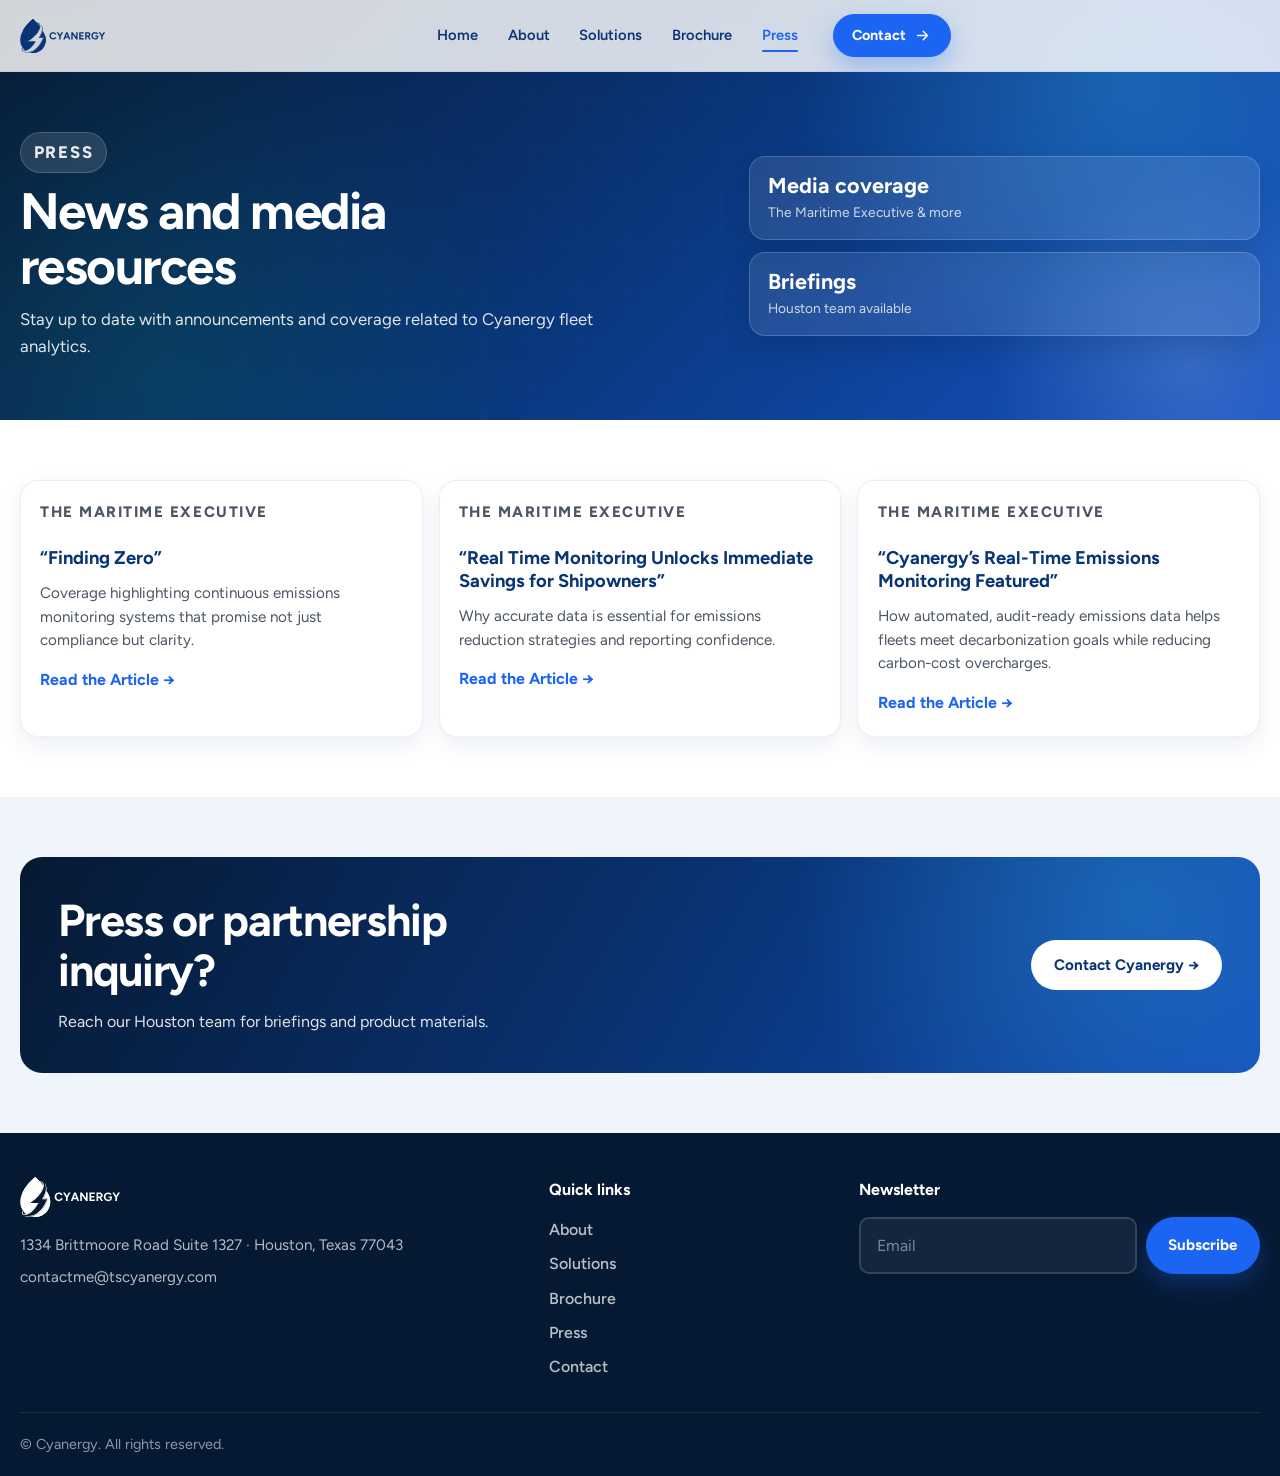
<file: press.html>
<!DOCTYPE html>
<html lang="en">
<head>
  <meta charset="UTF-8" />
  <meta name="viewport" content="width=device-width, initial-scale=1.0" />
  <title>Press | Cyanergy</title>
  <link rel="stylesheet" href="assets/css/styles.css" />
</head>
<body>
  <a class="skip-link" href="#main">Skip to content</a>
  <header class="site-header">
    <div class="container header-inner">
      <a class="brand" href="index.html" aria-label="Cyanergy home">
        <img class="logo-dark" src="assets/images/logo-navy.svg" alt="Cyanergy" />
      </a>
      <button class="menu-toggle" aria-label="Open menu" aria-expanded="false"><span></span><span></span><span></span></button>
      <nav class="nav" aria-label="Primary">
        <a class="nav-link" href="index.html">Home</a>
        <a class="nav-link" href="about.html">About</a>
        <a class="nav-link" href="solutions.html">Solutions</a>
        <a class="nav-link" href="brochure.html">Brochure</a>
        <a class="nav-link is-active" href="press.html">Press</a>
        <a class="nav-link nav-cta" href="contact.html"><span class="btn btn-primary">Contact <svg viewBox="0 0 24 24" fill="none"><path d="M5 12h14M13 6l6 6-6 6" stroke="currentColor" stroke-width="2" stroke-linecap="round" stroke-linejoin="round"/></svg></span></a>
      </nav>
    </div>
  </header>

  <main id="main">
    <section class="page-hero">
      <div class="page-hero-inner">
        <div class="page-hero-copy">
          <p class="eyebrow">Press</p>
          <h1>News and media resources</h1>
          <p>Stay up to date with announcements and coverage related to Cyanergy fleet analytics.</p>
        </div>
        <div class="page-hero-aside" aria-hidden="true">
          <div class="page-hero-card">
            <strong>Media coverage</strong>
            <span>The Maritime Executive &amp; more</span>
          </div>
          <div class="page-hero-card">
            <strong>Briefings</strong>
            <span>Houston team available</span>
          </div>
        </div>
      </div>
    </section>

    <section class="section">
      <div class="container">
        <div class="icon-grid press-grid reveal">
          <article class="icon-item press-card">
            <p class="eyebrow">The Maritime Executive</p>
            <h3>“Finding Zero”</h3>
            <p>Coverage highlighting continuous emissions monitoring systems that promise not just compliance but clarity.</p>
            <a class="text-link" href="https://www.maritime-executive.com/magazine/finding-zero" target="_blank" rel="noopener">Read the Article →</a>
          </article>
          <article class="icon-item press-card">
            <p class="eyebrow">The Maritime Executive</p>
            <h3>“Real Time Monitoring Unlocks Immediate Savings for Shipowners”</h3>
            <p>Why accurate data is essential for emissions reduction strategies and reporting confidence.</p>
            <a class="text-link" href="https://maritime-executive.com/features/real-time-monitoring-unlocks-immediate-savings-for-shipowners" target="_blank" rel="noopener">Read the Article →</a>
          </article>
          <article class="icon-item press-card">
            <p class="eyebrow">The Maritime Executive</p>
            <h3>“Cyanergy’s Real-Time Emissions Monitoring Featured”</h3>
            <p>How automated, audit-ready emissions data helps fleets meet decarbonization goals while reducing carbon-cost overcharges.</p>
            <a class="text-link" href="https://www.cyanergysolutions.com/cyanergys-real-time-emissions-monitoring-featured-in-the-maritime-executive/" target="_blank" rel="noopener">Read the Article →</a>
          </article>
        </div>
      </div>
    </section>

    <section class="section surface">
      <div class="container">
        <div class="cta-band reveal">
          <div>
            <h2>Press or partnership inquiry?</h2>
            <p>Reach our Houston team for briefings and product materials.</p>
          </div>
          <div class="btn-group">
            <a class="btn btn-light" href="contact.html">Contact Cyanergy →</a>
          </div>
        </div>
      </div>
    </section>
  </main>

  <footer class="site-footer">
    <div class="container">
      <div class="footer-grid">
        <div class="footer-brand">
          <img src="assets/images/logo-white.svg" alt="Cyanergy" />
          <p>1334 Brittmoore Road Suite 1327 · Houston, Texas 77043</p>
          <p style="margin-top:.5rem;"><a href="mailto:contactme@tscyanergy.com">contactme@tscyanergy.com</a></p>
        </div>
        <div>
          <h4>Quick links</h4>
          <div class="footer-links">
            <a href="about.html">About</a>
            <a href="solutions.html">Solutions</a>
            <a href="brochure.html">Brochure</a>
            <a href="press.html">Press</a>
            <a href="contact.html">Contact</a>
          </div>
        </div>
        <div>
          <h4>Newsletter</h4>
          <form class="newsletter" data-demo-form>
            <div class="newsletter-row">
              <input type="email" name="email" placeholder="Email" required />
              <button class="btn btn-primary" type="submit">Subscribe</button>
            </div>
            <p class="form-note" data-form-status></p>
          </form>
        </div>
      </div>
      <div class="footer-bottom"><span>© Cyanergy. All rights reserved.</span></div>
    </div>
  </footer>
  <script src="assets/js/main.js"></script>
</body>
</html>
</file>
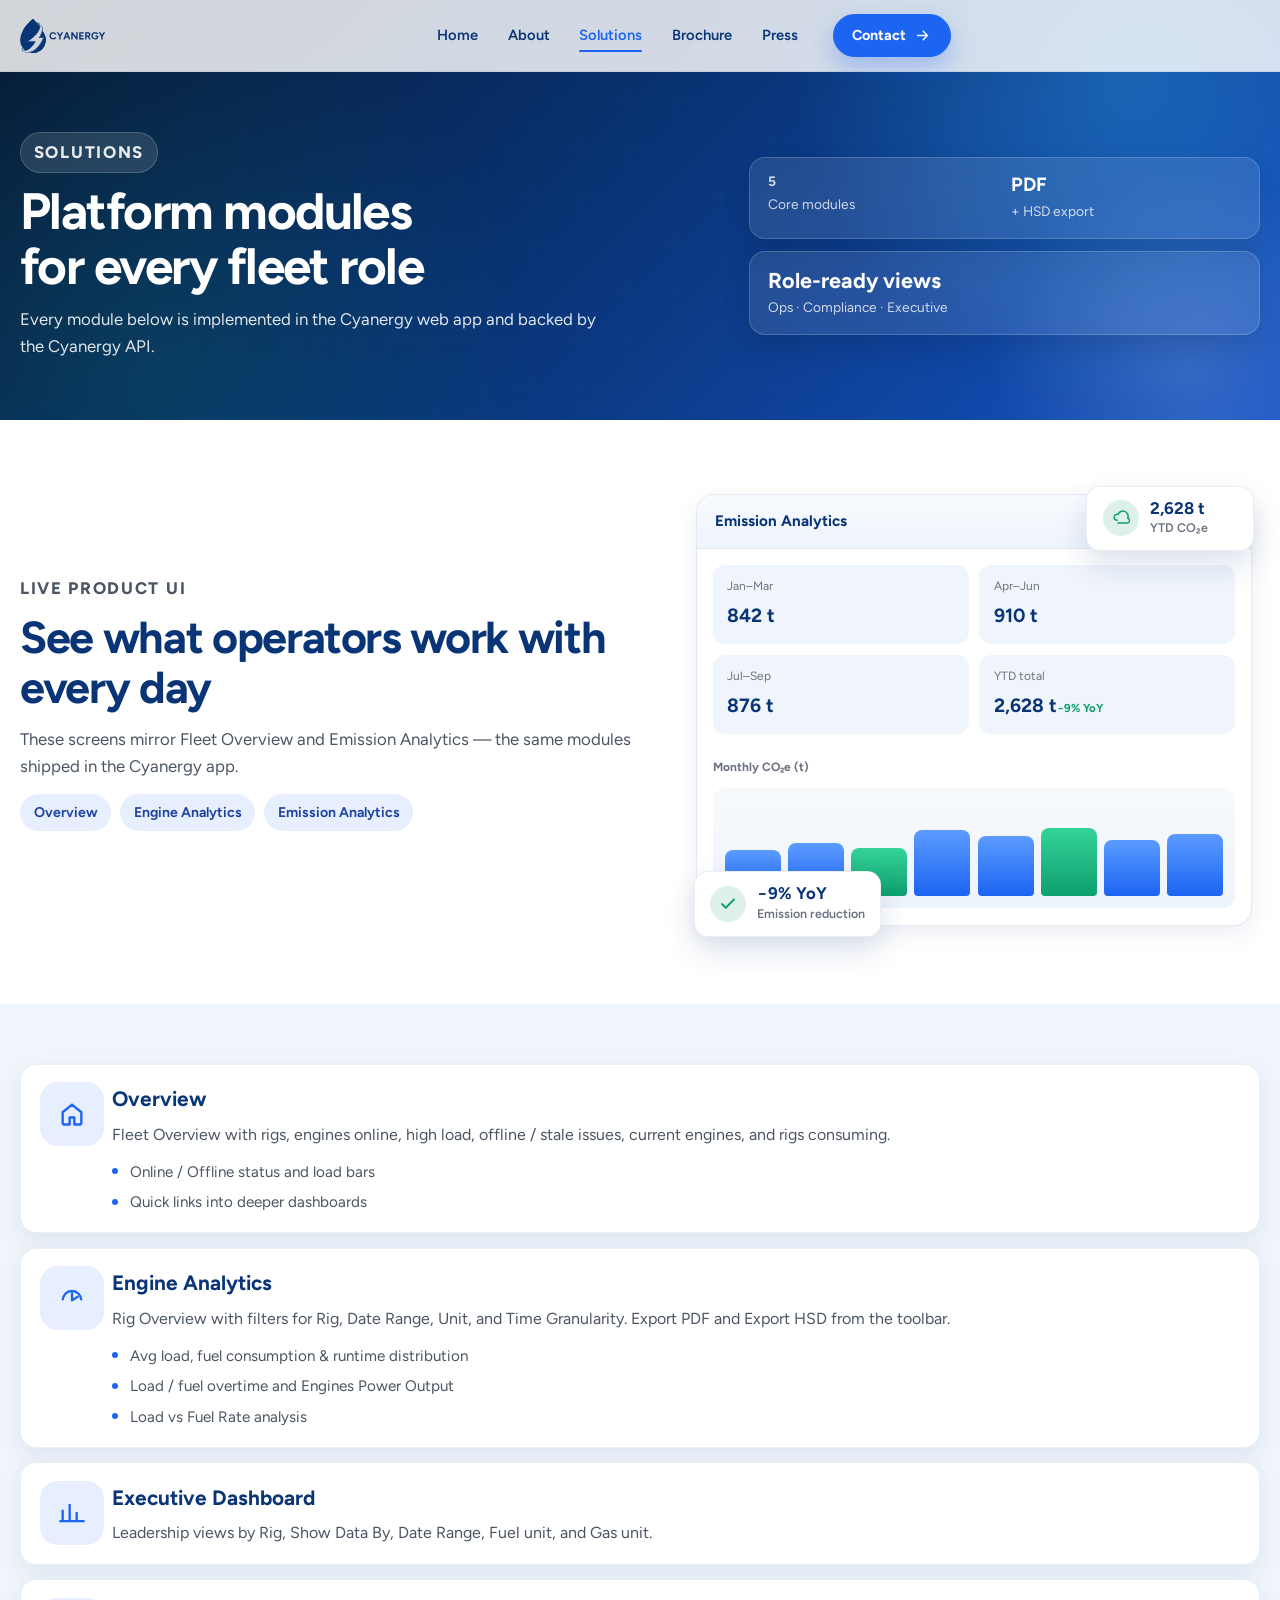
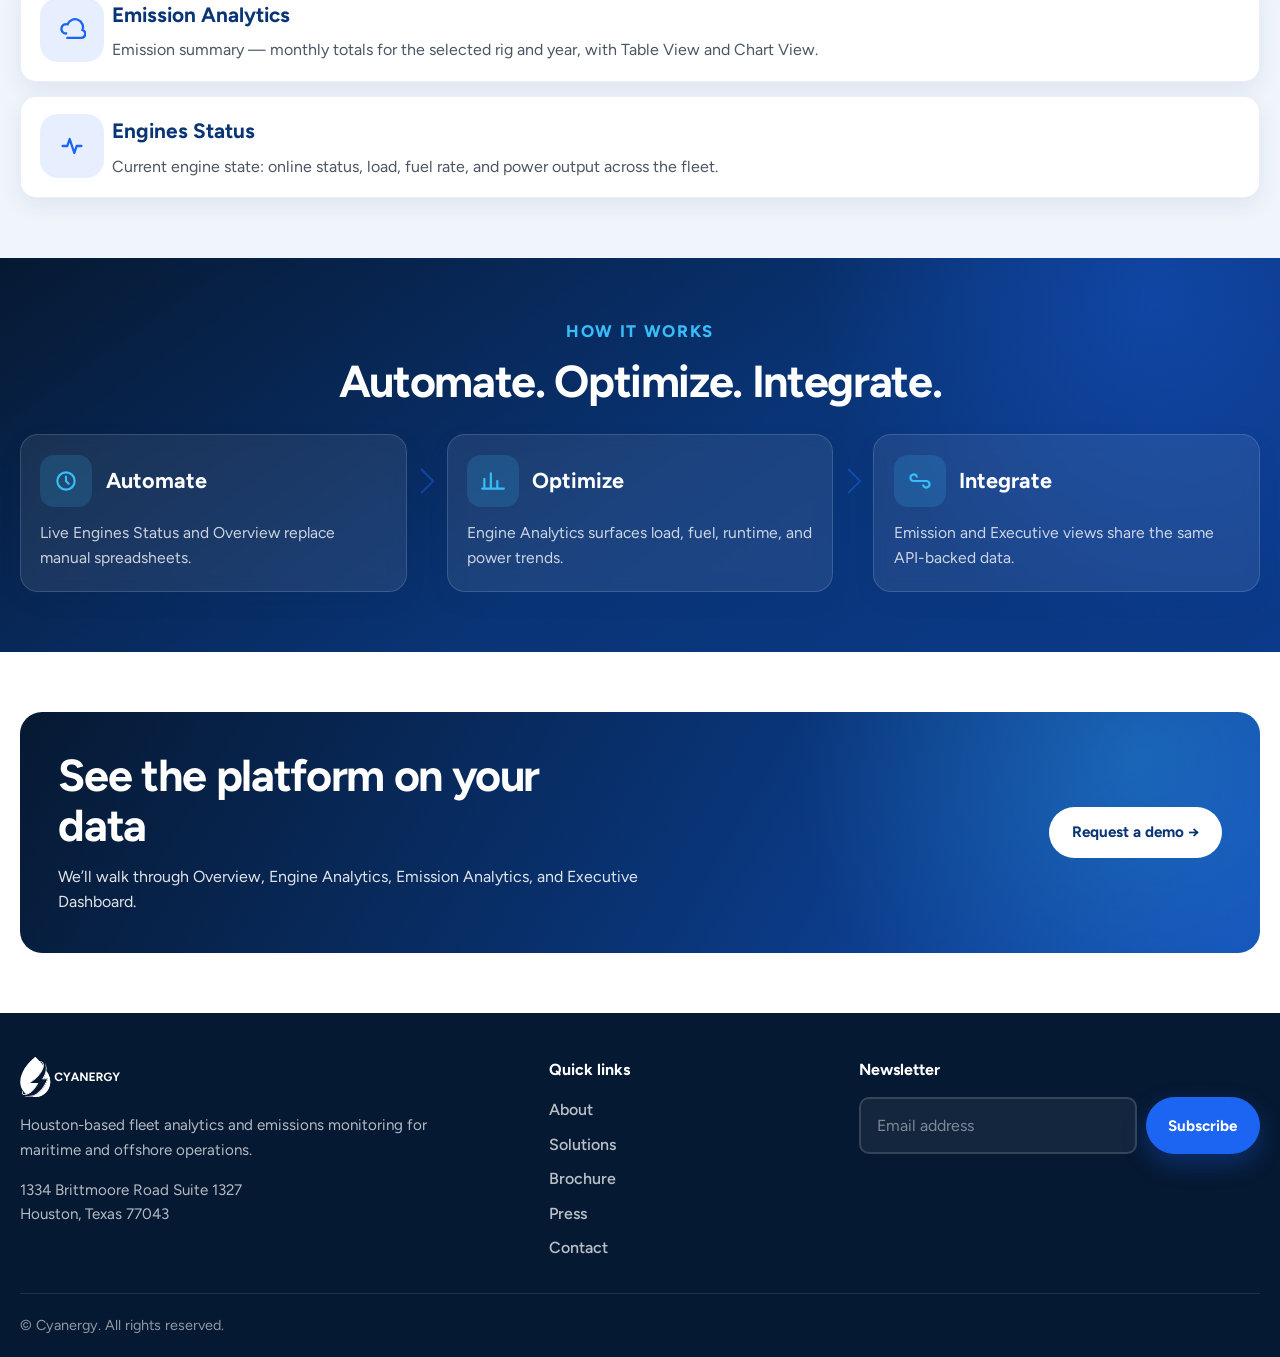
<file: solutions.html>
<!DOCTYPE html>
<html lang="en">
<head>
  <meta charset="UTF-8" />
  <meta name="viewport" content="width=device-width, initial-scale=1.0" />
  <title>Solutions | Cyanergy</title>
  <link rel="stylesheet" href="assets/css/styles.css" />
</head>
<body>
  <a class="skip-link" href="#main">Skip to content</a>
  <header class="site-header">
    <div class="container header-inner">
      <a class="brand" href="index.html" aria-label="Cyanergy home">
        <img class="logo-dark" src="assets/images/logo-navy.svg" alt="Cyanergy" />
      </a>
      <button class="menu-toggle" aria-label="Open menu" aria-expanded="false"><span></span><span></span><span></span></button>
      <nav class="nav" aria-label="Primary">
        <a class="nav-link" href="index.html">Home</a>
        <a class="nav-link" href="about.html">About</a>
        <a class="nav-link is-active" href="solutions.html">Solutions</a>
        <a class="nav-link" href="brochure.html">Brochure</a>
        <a class="nav-link" href="press.html">Press</a>
        <a class="nav-link nav-cta" href="contact.html"><span class="btn btn-primary">Contact <svg viewBox="0 0 24 24" fill="none"><path d="M5 12h14M13 6l6 6-6 6" stroke="currentColor" stroke-width="2" stroke-linecap="round" stroke-linejoin="round"/></svg></span></a>
      </nav>
    </div>
  </header>

  <main id="main">
    <section class="page-hero">
      <div class="page-hero-inner">
        <div class="page-hero-copy">
          <p class="eyebrow">Solutions</p>
          <h1>Platform modules for every fleet role</h1>
          <p>Every module below is implemented in the Cyanergy web app and backed by the Cyanergy API.</p>
        </div>
        <div class="page-hero-aside" aria-hidden="true">
          <div class="page-hero-card row">
            <div>
              <strong><span data-count="5">0</span></strong>
              <span>Core modules</span>
            </div>
            <div>
              <strong>PDF</strong>
              <span>+ HSD export</span>
            </div>
          </div>
          <div class="page-hero-card">
            <strong>Role-ready views</strong>
            <span>Ops · Compliance · Executive</span>
          </div>
        </div>
      </div>
    </section>

    <section class="section">
      <div class="container split">
        <div class="panel-copy reveal">
          <p class="eyebrow">Live product UI</p>
          <h2>See what operators work with every day</h2>
          <p>These screens mirror Fleet Overview and Emission Analytics — the same modules shipped in the Cyanergy app.</p>
          <div class="pill-row">
            <span class="pill">Overview</span>
            <span class="pill">Engine Analytics</span>
            <span class="pill">Emission Analytics</span>
          </div>
        </div>
        <div class="panel-showcase reveal">
          <aside class="float-chip float-rating" aria-label="YTD emissions">
            <span class="float-chip-icon cloud" aria-hidden="true">
              <svg viewBox="0 0 24 24" fill="none"><path d="M7 15a4 4 0 1 1 1.2-7.8A5 5 0 0 1 21 12a3.5 3.5 0 0 1-1 6.8H8" stroke="currentColor" stroke-width="2" stroke-linecap="round"/></svg>
            </span>
            <div>
              <strong><span data-count="2628" data-format="comma" data-suffix=" t">0 t</span></strong>
              <span>YTD CO₂e</span>
            </div>
          </aside>

          <div class="mock-panel" aria-label="Emission analytics panel">
            <div class="mock-panel-head">
              <strong>Emission Analytics</strong>
              <span>2025 · Chart view</span>
            </div>
            <div class="mock-kpis">
              <div class="mock-kpi"><small>Jan–Mar</small><strong><span data-count="842" data-format="comma" data-suffix=" t">0 t</span></strong></div>
              <div class="mock-kpi"><small>Apr–Jun</small><strong><span data-count="910" data-format="comma" data-suffix=" t">0 t</span></strong></div>
              <div class="mock-kpi"><small>Jul–Sep</small><strong><span data-count="876" data-format="comma" data-suffix=" t">0 t</span></strong></div>
              <div class="mock-kpi"><small>YTD total</small><strong><span data-count="2628" data-format="comma" data-suffix=" t">0 t</span></strong><span class="trend">−9% YoY</span></div>
            </div>
            <div class="mock-chart">
              <div class="mock-chart-label">Monthly CO₂e (t)</div>
              <div class="mock-bars" aria-hidden="true">
                <span style="--h:48%"></span>
                <span style="--h:55%"></span>
                <span style="--h:50%"></span>
                <span style="--h:68%"></span>
                <span style="--h:62%"></span>
                <span style="--h:70%"></span>
                <span style="--h:58%"></span>
                <span style="--h:64%"></span>
              </div>
            </div>
          </div>

          <aside class="float-chip float-uptime" aria-label="Emissions trend">
            <span class="float-chip-icon check" aria-hidden="true">
              <svg viewBox="0 0 24 24" fill="none"><path d="M20 6 9 17l-5-5" stroke="currentColor" stroke-width="2.4" stroke-linecap="round" stroke-linejoin="round"/></svg>
            </span>
            <div>
              <strong><span data-count="9" data-prefix="−" data-suffix="%">−0%</span> YoY</strong>
              <span>Emission reduction</span>
            </div>
          </aside>
        </div>
      </div>
    </section>

    <section class="section surface">
      <div class="container">
        <div class="module-list">
          <article class="module-item reveal">
            <div class="icon-badge"><svg viewBox="0 0 24 24" fill="none"><path d="M4 10.5 12 4l8 6.5V20a1 1 0 0 1-1 1h-5v-6H10v6H5a1 1 0 0 1-1-1v-9.5Z" stroke="currentColor" stroke-width="2" stroke-linejoin="round"/></svg></div>
            <div>
              <h3>Overview</h3>
              <p>Fleet Overview with rigs, engines online, high load, offline / stale issues, current engines, and rigs consuming.</p>
              <ul>
                <li>Online / Offline status and load bars</li>
                <li>Quick links into deeper dashboards</li>
              </ul>
            </div>
          </article>
          <article class="module-item reveal">
            <div class="icon-badge"><svg viewBox="0 0 24 24" fill="none"><path d="M4 14a8 8 0 1 1 16 0" stroke="currentColor" stroke-width="2"/><path d="M12 14V8M12 14l5-3" stroke="currentColor" stroke-width="2" stroke-linecap="round"/></svg></div>
            <div>
              <h3>Engine Analytics</h3>
              <p>Rig Overview with filters for Rig, Date Range, Unit, and Time Granularity. Export PDF and Export HSD from the toolbar.</p>
              <ul>
                <li>Avg load, fuel consumption &amp; runtime distribution</li>
                <li>Load / fuel overtime and Engines Power Output</li>
                <li>Load vs Fuel Rate analysis</li>
              </ul>
            </div>
          </article>
          <article class="module-item reveal">
            <div class="icon-badge"><svg viewBox="0 0 24 24" fill="none"><path d="M4 19V10M10 19V5M16 19v-7M22 19H2" stroke="currentColor" stroke-width="2" stroke-linecap="round"/></svg></div>
            <div>
              <h3>Executive Dashboard</h3>
              <p>Leadership views by Rig, Show Data By, Date Range, Fuel unit, and Gas unit.</p>
            </div>
          </article>
          <article class="module-item reveal">
            <div class="icon-badge"><svg viewBox="0 0 24 24" fill="none"><path d="M7 15a4 4 0 1 1 1.2-7.8A5 5 0 0 1 21 12a3.5 3.5 0 0 1-1 6.8H8" stroke="currentColor" stroke-width="2" stroke-linecap="round"/></svg></div>
            <div>
              <h3>Emission Analytics</h3>
              <p>Emission summary — monthly totals for the selected rig and year, with Table View and Chart View.</p>
            </div>
          </article>
          <article class="module-item reveal">
            <div class="icon-badge"><svg viewBox="0 0 24 24" fill="none"><path d="M4 12h4l2-6 4 12 2-6h4" stroke="currentColor" stroke-width="2" stroke-linecap="round" stroke-linejoin="round"/></svg></div>
            <div>
              <h3>Engines Status</h3>
              <p>Current engine state: online status, load, fuel rate, and power output across the fleet.</p>
            </div>
          </article>
        </div>
      </div>
    </section>

    <section class="section surface-dark">
      <div class="container">
        <div class="section-head center reveal">
          <p class="eyebrow" style="color:var(--cyan)">How it works</p>
          <h2>Automate. Optimize. Integrate.</h2>
        </div>
        <div class="process-grid reveal">
          <article class="process-card">
            <div class="process-head">
              <div class="icon-round"><svg viewBox="0 0 24 24" fill="none"><circle cx="12" cy="12" r="8" stroke="currentColor" stroke-width="2"/><path d="M12 8v4l2.5 2.5" stroke="currentColor" stroke-width="2" stroke-linecap="round"/></svg></div>
              <h3>Automate</h3>
            </div>
            <p>Live Engines Status and Overview replace manual spreadsheets.</p>
          </article>
          <article class="process-card">
            <div class="process-head">
              <div class="icon-round"><svg viewBox="0 0 24 24" fill="none"><path d="M4 19V10M10 19V5M16 19v-7M22 19H2" stroke="currentColor" stroke-width="2" stroke-linecap="round"/></svg></div>
              <h3>Optimize</h3>
            </div>
            <p>Engine Analytics surfaces load, fuel, runtime, and power trends.</p>
          </article>
          <article class="process-card">
            <div class="process-head">
              <div class="icon-round"><svg viewBox="0 0 24 24" fill="none"><path d="M9 8a3 3 0 1 0-2.8 4H8M15 16a3 3 0 1 0 2.8-4H16M8 12h8" stroke="currentColor" stroke-width="2" stroke-linecap="round"/></svg></div>
              <h3>Integrate</h3>
            </div>
            <p>Emission and Executive views share the same API-backed data.</p>
          </article>
        </div>
      </div>
    </section>

    <section class="section">
      <div class="container">
        <div class="cta-band reveal">
          <div>
            <h2>See the platform on your data</h2>
            <p>We’ll walk through Overview, Engine Analytics, Emission Analytics, and Executive Dashboard.</p>
          </div>
          <div class="btn-group">
            <a class="btn btn-light" href="contact.html">Request a demo →</a>
          </div>
        </div>
      </div>
    </section>
  </main>

  <footer class="site-footer">
    <div class="container">
      <div class="footer-grid">
        <div class="footer-brand">
          <img src="assets/images/logo-white.svg" alt="Cyanergy" />
          <p>Houston-based fleet analytics and emissions monitoring for maritime and offshore operations.</p>
          <p style="margin-top:1rem;">1334 Brittmoore Road Suite 1327<br />Houston, Texas 77043</p>
        </div>
        <div>
          <h4>Quick links</h4>
          <div class="footer-links">
            <a href="about.html">About</a>
            <a href="solutions.html">Solutions</a>
            <a href="brochure.html">Brochure</a>
            <a href="press.html">Press</a>
            <a href="contact.html">Contact</a>
          </div>
        </div>
        <div>
          <h4>Newsletter</h4>
          <form class="newsletter" data-demo-form>
            <div class="newsletter-row">
              <input type="email" name="email" placeholder="Email address" required />
              <button class="btn btn-primary" type="submit">Subscribe</button>
            </div>
            <p class="form-note" data-form-status></p>
          </form>
        </div>
      </div>
      <div class="footer-bottom">
        <span>© Cyanergy. All rights reserved.</span>
      </div>
    </div>
  </footer>
  <script src="assets/js/main.js"></script>
</body>
</html>
</file>
<file: assets/css/styles.css>
@import url('https://fonts.googleapis.com/css2?family=Figtree:ital,wght@0,300..900;1,300..900&display=swap');

:root {
  --blue: #1C64F2;
  --blue-bright: #2B7FFF;
  --cyan: #38BDF8;
  --dark-blue: #1E429F;
  --navy: #093476;
  --ink: #0B1F3A;
  --deep: #061932;
  --muted: #4B5563;
  --soft: #6B7280;
  --line: #E5E7EB;
  --surface: #F0F5FB;
  --surface-2: #F7FAFC;
  --white: #FFFFFF;
  --green: #0E9F6E;
  --shadow: 0 16px 40px rgba(9, 52, 118, 0.12);
  --shadow-soft: 0 8px 22px rgba(9, 52, 118, 0.08);
  --radius: 16px;
  --radius-sm: 10px;
  --container: 1280px;
  --gutter: 1.25rem;
  --header-h: 72px;
  --ease: cubic-bezier(0.22, 1, 0.36, 1);
}

*,
*::before,
*::after {
  box-sizing: border-box;
  margin: 0;
  padding: 0;
}

html { scroll-behavior: smooth; }

body {
  font-family: 'Figtree', sans-serif;
  color: var(--ink);
  background: var(--white);
  line-height: 1.6;
  -webkit-font-smoothing: antialiased;
  overflow-x: hidden;
}

img { max-width: 100%; display: block; }
a { color: inherit; text-decoration: none; }
ul { list-style: none; }
button, input, textarea, select { font: inherit; }

.container {
  width: min(100% - (var(--gutter) * 2), var(--container));
  margin-inline: auto;
}

.skip-link {
  position: absolute;
  left: -999px;
  top: 0;
  background: var(--blue);
  color: white;
  padding: 0.75rem 1rem;
  z-index: 1000;
}
.skip-link:focus { left: 1rem; top: 1rem; }

/* Header — flat at top, glass pill after scroll */
.site-header {
  position: fixed;
  inset: 0 0 auto 0;
  height: var(--header-h);
  z-index: 200;
  padding-top: 0;
  pointer-events: none;
  transition: padding 0.28s var(--ease);
}

.site-header::before {
  content: '';
  position: fixed;
  inset: 0;
  background: rgba(6, 25, 50, 0.45);
  opacity: 0;
  visibility: hidden;
  transition: opacity 0.25s var(--ease), visibility 0.25s var(--ease);
  pointer-events: none;
  z-index: 0;
}

.site-header.is-menu-open {
  height: auto;
  min-height: 100dvh;
  pointer-events: auto;
}

.site-header.is-menu-open::before {
  opacity: 1;
  visibility: visible;
  pointer-events: auto;
}

.site-header .container.header-inner,
.site-header .header-inner {
  pointer-events: auto;
  position: relative;
  z-index: 1;
  width: 100%;
  max-width: none;
  height: var(--header-h);
  display: flex;
  align-items: center;
  justify-content: space-between;
  gap: 1rem;
  padding: 0 var(--gutter);
  margin: 0;
  background: rgba(255, 255, 255, 0.82);
  border: 0;
  border-bottom: 1px solid rgba(9, 52, 118, 0.06);
  border-radius: 0;
  backdrop-filter: blur(10px);
  box-shadow: none;
  transition:
    background 0.28s var(--ease),
    box-shadow 0.28s var(--ease),
    border-radius 0.28s var(--ease),
    border-color 0.28s var(--ease),
    height 0.28s var(--ease),
    padding 0.28s var(--ease),
    width 0.28s var(--ease),
    max-width 0.28s var(--ease),
    margin 0.28s var(--ease);
}

.site-header.is-scrolled {
  padding-top: 0.65rem;
  height: calc(var(--header-h) + 0.65rem);
}

.site-header.is-scrolled .header-inner {
  width: min(100% - (var(--gutter) * 2), var(--container));
  max-width: var(--container);
  height: 58px;
  margin-inline: auto;
  padding: 0 0.85rem 0 1rem;
  background: rgba(255, 255, 255, 0.92);
  border: 1px solid rgba(255, 255, 255, 0.7);
  border-radius: 999px;
  backdrop-filter: blur(18px);
  box-shadow: 0 10px 30px rgba(9, 52, 118, 0.1);
}

.logo-light { display: none !important; }
.logo-dark { display: block !important; }

.brand {
  flex-shrink: 0;
  display: inline-flex;
  align-items: center;
}

.brand img { height: 34px; width: auto; }

.nav {
  display: flex;
  align-items: center;
  gap: 0.15rem;
  flex: 1;
  justify-content: center;
}

.nav-link {
  position: relative;
  color: var(--navy);
  font-weight: 600;
  font-size: 0.92rem;
  padding: 0.45rem 0.85rem;
  border-radius: 0;
  transition: color 0.2s var(--ease);
}

.nav-link:hover { color: var(--blue); }

.nav-link.is-active {
  color: var(--blue);
  background: transparent;
}

.nav-link.is-active::after {
  content: '';
  position: absolute;
  left: 0.85rem;
  right: 0.85rem;
  bottom: 0.15rem;
  height: 2px;
  border-radius: 2px;
  background: var(--blue);
}

.nav-cta { margin-left: 0.35rem; }

.nav-cta .btn {
  min-height: 40px;
  padding: 0.55rem 1.15rem;
  font-size: 0.9rem;
  border-radius: 999px;
}

.menu-toggle {
  display: none;
  border: 0;
  background: rgba(28, 100, 242, 0.06);
  color: var(--navy);
  width: 42px;
  height: 42px;
  cursor: pointer;
  border-radius: 12px;
  flex-shrink: 0;
  place-items: center;
  align-content: center;
  gap: 5px;
  padding: 0;
}

.menu-toggle span {
  display: block;
  width: 18px;
  height: 2px;
  margin: 0;
  background: currentColor;
  border-radius: 2px;
  transition: transform 0.2s var(--ease), opacity 0.2s var(--ease);
}

.menu-toggle[aria-expanded="true"] span:nth-child(1) {
  transform: translateY(7px) rotate(45deg);
}

.menu-toggle[aria-expanded="true"] span:nth-child(2) {
  opacity: 0;
}

.menu-toggle[aria-expanded="true"] span:nth-child(3) {
  transform: translateY(-7px) rotate(-45deg);
}

body.menu-open {
  overflow: hidden;
}

/* Buttons — Cyanergy blue, pill style */
.btn {
  display: inline-flex;
  align-items: center;
  justify-content: center;
  gap: 0.5rem;
  min-height: 48px;
  padding: 0.75rem 1.35rem;
  border-radius: 999px;
  font-weight: 700;
  font-size: 0.95rem;
  border: 1.5px solid transparent;
  cursor: pointer;
  transition: 0.2s var(--ease);
  color: white;
}

.btn:hover { transform: translateY(-1px); }

.btn-primary {
  background: var(--blue);
  color: white !important;
  border-color: var(--blue);
  box-shadow: 0 10px 24px rgba(28, 100, 242, 0.3);
}

.btn-primary:hover {
  background: var(--dark-blue);
  border-color: var(--dark-blue);
  color: white !important;
}

.btn-secondary {
  background: rgba(255, 255, 255, 0.72);
  color: var(--navy) !important;
  border-color: rgba(9, 52, 118, 0.18);
  backdrop-filter: blur(8px);
}

.btn-secondary:hover {
  background: white;
  border-color: var(--blue);
  color: var(--blue) !important;
}

.btn-outline {
  background: white;
  color: var(--navy) !important;
  border-color: rgba(9, 52, 118, 0.18);
}

.btn-outline:hover {
  border-color: var(--blue);
  color: var(--blue) !important;
}

.btn-light {
  background: white;
  color: var(--navy) !important;
}

.btn-ghost-dark {
  background: rgba(255, 255, 255, 0.12);
  color: white !important;
  border-color: rgba(255, 255, 255, 0.45);
}

.btn-ghost-dark:hover {
  background: rgba(255, 255, 255, 0.2);
  color: white !important;
}

.btn-group {
  display: flex;
  flex-wrap: wrap;
  gap: 0.75rem;
}

.btn svg { width: 17px; height: 17px; flex-shrink: 0; }

/* Hero — simple copy over full-bleed photo */
.hero {
  position: relative;
  min-height: 100vh;
  min-height: 100dvh;
  display: flex;
  flex-direction: column;
  justify-content: flex-end;
  color: var(--ink);
  isolation: isolate;
  overflow: hidden;
}

.hero-media,
.hero-overlay {
  position: absolute;
  inset: 0;
}

.hero-media {
  z-index: -2;
  background:
    #9eb6d4 url('../images/hero-ship.jpg') center right / cover no-repeat;
}

.hero-media img {
  width: 100%;
  height: 100%;
  object-fit: cover;
  object-position: center right;
  transform: scale(1.03);
  animation: heroZoom 18s var(--ease) infinite alternate;
}

.hero-overlay {
  display: none;
}

.hero-shell {
  width: min(100% - (var(--gutter) * 2), var(--container));
  margin: 0 auto;
  padding: calc(var(--header-h) + 2.5rem) 0 2rem;
  display: grid;
  grid-template-columns: 1fr;
  align-items: center;
  flex: 1;
}

.hero-copy {
  max-width: 40rem;
  padding: 1.5rem 1.6rem;
  border-radius: 22px;
  background: rgba(255, 255, 255, 0.96);
  border: 1px solid rgba(255, 255, 255, 0.85);
  box-shadow: 0 18px 40px rgba(6, 25, 50, 0.18);
}

.eyebrow-hero {
  display: inline-flex;
  align-items: center;
  gap: 0.45rem;
  font-size: 0.72rem;
  font-weight: 750;
  letter-spacing: 0.1em;
  text-transform: uppercase;
  color: var(--navy);
  margin-bottom: 1rem;
  padding: 0.45rem 0.85rem;
  border-radius: 999px;
  background: rgba(28, 100, 242, 0.08);
  border: 1px solid rgba(9, 52, 118, 0.1);
  animation: fadeUp 0.8s var(--ease) 0.1s both;
}

.eyebrow-hero svg {
  width: 14px;
  height: 14px;
  color: var(--blue);
}

.hero h1 {
  font-size: clamp(2.2rem, 4.6vw, 3.75rem);
  line-height: 1.08;
  letter-spacing: -0.035em;
  font-weight: 750;
  color: var(--ink);
  max-width: 15ch;
  margin-bottom: 0.95rem;
  animation: fadeUp 0.85s var(--ease) 0.2s both;
}

.hero h1 .accent { color: var(--blue); }

.hero-lead {
  max-width: 34rem;
  font-size: clamp(1rem, 1.5vw, 1.12rem);
  color: var(--muted);
  margin-bottom: 1.35rem;
  animation: fadeUp 0.85s var(--ease) 0.32s both;
}

.hero .btn-group {
  animation: fadeUp 0.85s var(--ease) 0.44s both;
}

.hero-bar {
  background: rgba(6, 25, 50, 0.58);
  border-top: 1px solid rgba(255, 255, 255, 0.12);
  backdrop-filter: blur(14px);
}

.hero-bar-inner {
  display: grid;
  grid-template-columns: repeat(4, 1fr);
  gap: 0.85rem;
  padding: 0.95rem 0;
}

.hero-bar-item {
  display: flex;
  align-items: center;
  gap: 0.7rem;
  color: rgba(255, 255, 255, 0.95);
  font-size: 0.88rem;
  font-weight: 600;
  line-height: 1.25;
}

.hero-bar-item .icon-round {
  width: 40px;
  height: 40px;
  border-radius: 50%;
  background: white;
  color: var(--blue);
  display: grid;
  place-items: center;
  flex-shrink: 0;
  box-shadow: 0 4px 12px rgba(0, 0, 0, 0.12);
}

.hero-bar-item .icon-round svg { width: 18px; height: 18px; }

/* Inner page heroes — HTML-composed, no photos */
.page-hero {
  position: relative;
  padding: calc(var(--header-h) + 2.5rem) 0 2.5rem;
  color: white;
  overflow: hidden;
  isolation: isolate;
  min-height: clamp(280px, 42vw, 420px);
  display: flex;
  align-items: center;
  background:
    radial-gradient(circle at 88% 18%, rgba(56, 189, 248, 0.28), transparent 28%),
    radial-gradient(circle at 12% 88%, rgba(14, 159, 110, 0.16), transparent 32%),
    linear-gradient(135deg, #061932 0%, #093476 48%, #1c64f2 130%);
}

.page-hero::before {
  content: '';
  position: absolute;
  inset: 0;
  z-index: 0;
  opacity: 0.35;
  background-image:
    linear-gradient(rgba(255, 255, 255, 0.05) 1px, transparent 1px),
    linear-gradient(90deg, rgba(255, 255, 255, 0.05) 1px, transparent 1px);
  background-size: 48px 48px;
  mask-image: linear-gradient(120deg, transparent 10%, black 45%, transparent 90%);
}

.page-hero::after {
  content: '';
  position: absolute;
  width: 420px;
  height: 420px;
  right: -120px;
  bottom: -160px;
  border-radius: 50%;
  background: radial-gradient(circle, rgba(255, 255, 255, 0.14), transparent 68%);
  z-index: 0;
  pointer-events: none;
}

.page-hero-inner {
  position: relative;
  z-index: 1;
  width: min(100% - (var(--gutter) * 2), var(--container));
  margin-inline: auto;
  display: grid;
  grid-template-columns: 1.15fr 0.85fr;
  gap: clamp(1.25rem, 3vw, 2.5rem);
  align-items: center;
}

.page-hero-copy h1 {
  font-size: clamp(2rem, 4.2vw, 3.2rem);
  line-height: 1.08;
  letter-spacing: -0.03em;
  margin-bottom: 0.75rem;
  max-width: 14ch;
}

.page-hero-copy > p {
  max-width: 36rem;
  color: rgba(255, 255, 255, 0.88);
  font-size: 1.05rem;
}

.page-hero-aside {
  display: grid;
  gap: 0.75rem;
}

.page-hero-card {
  background: rgba(255, 255, 255, 0.1);
  border: 1px solid rgba(255, 255, 255, 0.18);
  backdrop-filter: blur(12px);
  border-radius: 16px;
  padding: 1rem 1.1rem;
  box-shadow: 0 12px 28px rgba(0, 0, 0, 0.12);
}

.page-hero-card strong {
  display: block;
  font-size: 1.35rem;
  line-height: 1.15;
  margin-bottom: 0.2rem;
}

.page-hero-card span {
  display: block;
  font-size: 0.86rem;
  color: rgba(255, 255, 255, 0.78);
}

.page-hero-card.row {
  display: grid;
  grid-template-columns: repeat(2, 1fr);
  gap: 0.85rem;
}

.page-hero-card.row > div strong {
  font-size: 1.2rem;
}

.eyebrow {
  display: inline-flex;
  align-items: center;
  gap: 0.45rem;
  font-size: 0.78rem;
  font-weight: 750;
  letter-spacing: 0.1em;
  text-transform: uppercase;
  color: var(--blue);
  margin-bottom: 0.65rem;
}

.page-hero .eyebrow {
  color: rgba(255, 255, 255, 0.9);
  background: rgba(255, 255, 255, 0.12);
  border: 1px solid rgba(255, 255, 255, 0.18);
  padding: 0.4rem 0.8rem;
  border-radius: 999px;
}

/* Sections — tighter spacing */
.section { padding: clamp(2.5rem, 5vw, 3.75rem) 0; }
.surface { background: var(--surface); }
.surface-2 { background: var(--surface-2); }
.surface-dark {
  background:
    radial-gradient(circle at 90% 10%, rgba(28, 100, 242, 0.35), transparent 28%),
    linear-gradient(145deg, #061932, #093476 55%, #0b3a8a);
  color: white;
}

.section-head {
  max-width: 42rem;
  margin-bottom: 1.75rem;
}

.section-head.center {
  text-align: center;
  margin-inline: auto;
}

.section-head h2,
.panel-copy h2,
.cta-band h2,
.surface-dark h2 {
  font-size: clamp(1.9rem, 3.5vw, 2.85rem);
  line-height: 1.12;
  letter-spacing: -0.03em;
  color: var(--navy);
  margin-bottom: 0.85rem;
}

.surface-dark h2 { color: white; }

.section-head h2 .accent,
.panel-copy h2 .accent { color: var(--blue); }

.section-head p,
.panel-copy p { color: var(--muted); font-size: 1.05rem; }
.surface-dark .section-head p,
.surface-dark p { color: rgba(255, 255, 255, 0.8); }

.split {
  display: grid;
  grid-template-columns: 1.05fr 0.95fr;
  gap: clamp(1.25rem, 3vw, 2.25rem);
  align-items: center;
}

.split > * {
  min-width: 0;
}

.media-frame {
  position: relative;
  border-radius: 22px;
  overflow: hidden;
  box-shadow: var(--shadow);
  aspect-ratio: 5 / 4;
  background: #d7e3f3;
}

.media-frame img {
  width: 100%;
  height: 100%;
  object-fit: cover;
}

.media-caption {
  position: absolute;
  left: 1rem;
  bottom: 1rem;
  background: white;
  color: var(--navy);
  padding: 0.7rem 0.95rem;
  border-radius: 12px;
  font-size: 0.88rem;
  font-weight: 650;
  box-shadow: var(--shadow-soft);
  max-width: 220px;
}

.play-overlay {
  position: absolute;
  inset: 0;
  display: grid;
  place-items: center;
  background: rgba(6, 25, 50, 0.25);
}

.play-btn {
  width: 72px;
  height: 72px;
  border-radius: 50%;
  background: white;
  color: var(--blue);
  display: grid;
  place-items: center;
  box-shadow: var(--shadow);
  transition: 0.2s var(--ease);
}

.play-btn:hover { transform: scale(1.05); }
.play-btn svg { width: 28px; height: 28px; margin-left: 3px; }

.watch-chip {
  position: absolute;
  left: 1rem;
  bottom: 1rem;
  background: rgba(255, 255, 255, 0.95);
  color: var(--navy);
  padding: 0.65rem 0.9rem;
  border-radius: 999px;
  font-size: 0.85rem;
  font-weight: 650;
}

.pill-row {
  display: flex;
  flex-wrap: wrap;
  gap: 0.55rem;
  margin: 0.9rem 0 1.1rem;
}

.pill {
  display: inline-flex;
  align-items: center;
  padding: 0.45rem 0.85rem;
  border-radius: 999px;
  background: rgba(28, 100, 242, 0.1);
  color: var(--dark-blue);
  font-size: 0.88rem;
  font-weight: 650;
}

/* Stats */
.stat-grid {
  display: grid;
  grid-template-columns: repeat(3, 1fr);
  gap: 1rem;
}

.stat-card {
  background: white;
  border: 1px solid rgba(9, 52, 118, 0.08);
  border-radius: 16px;
  padding: 1rem 1rem;
  box-shadow: var(--shadow-soft);
  transition: 0.25s var(--ease);
}

.stat-card:hover {
  transform: translateY(-4px);
  box-shadow: var(--shadow);
}

.stat-top {
  display: flex;
  align-items: center;
  justify-content: space-between;
  gap: 0.75rem;
  margin-bottom: 0.65rem;
}

.stat-card .icon-round {
  width: 44px;
  height: 44px;
  border-radius: 12px;
  display: grid;
  place-items: center;
  margin-bottom: 0;
  background: rgba(28, 100, 242, 0.1);
  color: var(--blue);
  flex-shrink: 0;
}

.stat-card .icon-round.green {
  background: rgba(14, 159, 110, 0.12);
  color: var(--green);
}

.stat-card .icon-round svg { width: 22px; height: 22px; }

.stat-card strong {
  display: block;
  font-size: 2rem;
  color: var(--navy);
  line-height: 1;
  text-align: right;
}

.stat-card > span {
  color: var(--muted);
  font-size: 0.92rem;
  font-weight: 550;
}

.feature-stat-grid {
  grid-template-columns: 1fr;
  gap: 1rem;
}

.feature-stat .stat-top {
  justify-content: flex-start;
  margin-bottom: 0.55rem;
}

.feature-stat .stat-title {
  font-size: 1.15rem;
  text-align: left;
  line-height: 1.2;
}

.panel-showcase {
  position: relative;
  padding: 0.85rem 0.5rem 1.1rem;
  min-width: 0;
}

.panel-showcase .mock-panel {
  position: relative;
  z-index: 1;
  min-width: 0;
}

.float-chip {
  position: absolute;
  z-index: 2;
  display: flex;
  align-items: center;
  gap: 0.7rem;
  background: white;
  border: 1px solid rgba(9, 52, 118, 0.08);
  border-radius: 14px;
  padding: 0.75rem 0.95rem;
  box-shadow: 0 14px 30px rgba(9, 52, 118, 0.14);
  min-width: 168px;
  max-width: calc(100% - 1rem);
  animation: floatY 4.8s ease-in-out infinite;
}

.float-chip strong {
  display: block;
  color: var(--navy);
  font-size: 1.05rem;
  line-height: 1.15;
  white-space: nowrap;
}

.float-chip strong [data-count] {
  display: inline;
  font: inherit;
  color: inherit;
}

.float-chip > div > span {
  display: block;
  color: var(--soft);
  font-size: 0.78rem;
  font-weight: 600;
}

.float-chip .float-chip-icon {
  width: 36px;
  height: 36px;
  min-width: 36px;
  min-height: 36px;
  border-radius: 50%;
  display: flex;
  align-items: center;
  justify-content: center;
  flex-shrink: 0;
  line-height: 0;
  box-sizing: border-box;
}

.float-chip .float-chip-icon svg {
  width: 18px;
  height: 18px;
  display: block;
  flex-shrink: 0;
}

.float-chip .float-chip-icon.star {
  color: #F59E0B;
  background: rgba(245, 158, 11, 0.14);
}

.float-chip .float-chip-icon.check {
  background: rgba(14, 159, 110, 0.14);
  color: var(--green);
}

.float-chip .float-chip-icon.fuel {
  background: rgba(28, 100, 242, 0.12);
  color: var(--blue);
}

.float-chip .float-chip-icon.cloud {
  background: rgba(14, 159, 110, 0.14);
  color: var(--green);
}

.float-chip .float-chip-icon.load {
  background: rgba(245, 158, 11, 0.14);
  color: #D97706;
}

.float-rating {
  top: 0.35rem;
  right: 0.35rem;
  animation-delay: 0.2s;
}

.float-uptime {
  left: 0.35rem;
  bottom: 0.45rem;
  animation-delay: 1.1s;
}

@keyframes floatY {
  0%, 100% { transform: translateY(0); }
  50% { transform: translateY(-8px); }
}

/* Process */
.process-grid {
  display: grid;
  grid-template-columns: repeat(3, 1fr);
  gap: 1.25rem;
  position: relative;
}

.process-card {
  background: white;
  border: 1px solid rgba(9, 52, 118, 0.08);
  border-radius: 18px;
  padding: 1.25rem 1.2rem;
  box-shadow: var(--shadow-soft);
  position: relative;
  transition: 0.25s var(--ease);
}

.process-card:hover {
  transform: translateY(-4px);
  box-shadow: var(--shadow);
}

.process-head {
  display: flex;
  align-items: center;
  justify-content: flex-start;
  gap: 0.85rem;
  margin-bottom: 0.85rem;
}

.process-card .icon-round {
  width: 52px;
  height: 52px;
  border-radius: 14px;
  display: grid;
  place-items: center;
  background: rgba(28, 100, 242, 0.1);
  color: var(--blue);
  margin-bottom: 0;
  flex-shrink: 0;
}

.process-card .icon-round svg { width: 26px; height: 26px; }

.process-card h3 {
  color: var(--navy);
  font-size: 1.35rem;
  margin-bottom: 0;
  text-align: left;
  line-height: 1.15;
}

.process-card p {
  color: var(--muted);
  font-size: 0.98rem;
}

.process-arrow {
  display: none;
}

@media (min-width: 981px) {
  .process-grid {
    gap: 2.5rem;
  }
  .process-card::after {
    content: '';
    position: absolute;
    top: 2.35rem;
    right: -1.55rem;
    width: 1.1rem;
    height: 1.1rem;
    border-top: 2px solid rgba(28, 100, 242, 0.45);
    border-right: 2px solid rgba(28, 100, 242, 0.45);
    transform: rotate(45deg);
  }
  .process-card:last-child::after { display: none; }
}

.surface-dark .process-card {
  background: rgba(255, 255, 255, 0.08);
  border-color: rgba(255, 255, 255, 0.14);
  backdrop-filter: blur(8px);
}

.surface-dark .process-card h3 { color: white; }
.surface-dark .process-card p { color: rgba(255, 255, 255, 0.78); }
.surface-dark .process-card .icon-round {
  background: rgba(56, 189, 248, 0.16);
  color: var(--cyan);
}

/* Product panel */
.product-panel {
  display: grid;
  grid-template-columns: 0.95fr 1.05fr;
  gap: 2.5rem;
  align-items: center;
}

.dash-mock {
  background: rgba(255, 255, 255, 0.08);
  border: 1px solid rgba(255, 255, 255, 0.16);
  border-radius: 22px;
  padding: 1.15rem;
  backdrop-filter: blur(10px);
  box-shadow: var(--shadow);
}

.dash-mock.light {
  background: white;
  border-color: rgba(9, 52, 118, 0.08);
  color: var(--ink);
}

.dash-topbar {
  display: flex;
  justify-content: space-between;
  align-items: center;
  margin-bottom: 1rem;
  font-size: 0.85rem;
  color: rgba(255, 255, 255, 0.7);
}

.dash-mock.light .dash-topbar { color: var(--soft); }

.dash-grid {
  display: grid;
  grid-template-columns: repeat(3, 1fr);
  gap: 0.75rem;
  margin-bottom: 0.9rem;
}

.dash-card {
  background: rgba(255, 255, 255, 0.1);
  border-radius: 14px;
  padding: 0.95rem;
}

.dash-mock.light .dash-card {
  background: var(--surface);
}

.dash-card small {
  display: block;
  color: rgba(255, 255, 255, 0.65);
  margin-bottom: 0.3rem;
  font-size: 0.78rem;
}

.dash-mock.light .dash-card small { color: var(--soft); }

.dash-card strong {
  font-size: 1.25rem;
  color: white;
}

.dash-mock.light .dash-card strong { color: var(--navy); }

.dash-chart {
  background: rgba(255, 255, 255, 0.08);
  border-radius: 14px;
  padding: 1rem;
}

.dash-mock.light .dash-chart { background: var(--surface); }

.dash-chart-label {
  font-size: 0.82rem;
  color: rgba(255, 255, 255, 0.7);
  margin-bottom: 0.75rem;
}

.dash-mock.light .dash-chart-label { color: var(--soft); }

.dash-bars {
  display: flex;
  align-items: end;
  gap: 0.4rem;
  height: 110px;
}

.dash-bars span {
  flex: 1;
  border-radius: 7px 7px 3px 3px;
  background: linear-gradient(180deg, #7db2ff, #1c64f2);
  animation: barPulse 2.8s ease-in-out infinite;
}

.dash-bars span:nth-child(1) { height: 42%; }
.dash-bars span:nth-child(2) { height: 68%; animation-delay: .1s; }
.dash-bars span:nth-child(3) { height: 54%; animation-delay: .2s; }
.dash-bars span:nth-child(4) { height: 82%; animation-delay: .3s; }
.dash-bars span:nth-child(5) { height: 60%; animation-delay: .4s; }
.dash-bars span:nth-child(6) { height: 74%; animation-delay: .5s; }
.dash-bars span:nth-child(7) { height: 48%; animation-delay: .6s; }
.dash-bars span:nth-child(8) { height: 88%; animation-delay: .7s; }

.feature-inline {
  display: grid;
  grid-template-columns: repeat(4, 1fr);
  gap: 0.85rem;
  margin-top: 1.25rem;
}

.feature-inline-item {
  display: flex;
  align-items: center;
  gap: 0.65rem;
  font-size: 0.9rem;
  font-weight: 650;
  color: rgba(255, 255, 255, 0.9);
}

.feature-inline-item .icon-round {
  width: 36px;
  height: 36px;
  border-radius: 10px;
  display: grid;
  place-items: center;
  background: rgba(255, 255, 255, 0.12);
  color: var(--cyan);
  flex-shrink: 0;
}

.feature-inline-item .icon-round svg { width: 18px; height: 18px; }

/* Outcomes */
.outcomes {
  display: grid;
  grid-template-columns: 0.9fr 1.1fr;
  gap: 2.5rem;
  align-items: center;
}

.outcome-list { display: grid; gap: 0.75rem; }

.outcome-card {
  display: grid;
  grid-template-columns: 48px 1fr auto;
  gap: 1rem;
  align-items: center;
  background: white;
  border: 1px solid rgba(9, 52, 118, 0.08);
  border-radius: 18px;
  padding: 1rem 1.1rem;
  box-shadow: var(--shadow-soft);
  transition: 0.25s var(--ease);
}

.outcome-card:hover {
  transform: translateX(4px);
  box-shadow: var(--shadow);
}

.outcome-card .icon-round {
  width: 48px;
  height: 48px;
  border-radius: 14px;
  display: grid;
  place-items: center;
  background: rgba(28, 100, 242, 0.1);
  color: var(--blue);
}

.outcome-card .icon-round svg { width: 22px; height: 22px; }

.outcome-card h3 {
  color: var(--navy);
  font-size: 1.1rem;
  margin-bottom: 0.2rem;
}

.outcome-card p {
  color: var(--muted);
  font-size: 0.92rem;
}

.outcome-thumb {
  width: 96px;
  height: 68px;
  border-radius: 12px;
  overflow: hidden;
}

.outcome-thumb img {
  width: 100%;
  height: 100%;
  object-fit: cover;
}

.text-link {
  display: inline-flex;
  align-items: center;
  gap: 0.4rem;
  color: var(--blue);
  font-weight: 700;
  margin-top: 1.25rem;
}

.text-link:hover { gap: 0.65rem; }

/* CTA band */
.cta-band {
  position: relative;
  overflow: hidden;
  border-radius: 22px;
  padding: clamp(1.6rem, 3.5vw, 2.4rem);
  background:
    radial-gradient(circle at 90% 20%, rgba(56, 189, 248, 0.28), transparent 30%),
    linear-gradient(120deg, #061932 0%, #093476 55%, #1c64f2 140%);
  color: white;
  display: grid;
  grid-template-columns: 1.3fr auto;
  gap: 1.5rem;
  align-items: center;
}

/* HTML mock UI (no photos after hero) */
.mock-panel {
  background: white;
  border: 1px solid rgba(9, 52, 118, 0.1);
  border-radius: 18px;
  box-shadow: var(--shadow-soft);
  overflow: hidden;
}

.mock-panel-head {
  display: flex;
  justify-content: space-between;
  align-items: center;
  gap: 0.75rem;
  padding: 0.9rem 1.1rem;
  background: linear-gradient(180deg, #f8fbff, #eef4fb);
  border-bottom: 1px solid rgba(9, 52, 118, 0.08);
}

.mock-panel-head strong {
  color: var(--navy);
  font-size: 0.95rem;
}

.mock-panel-head span {
  font-size: 0.78rem;
  color: var(--soft);
  font-weight: 600;
}

.mock-kpis {
  display: grid;
  grid-template-columns: repeat(2, 1fr);
  gap: 0.65rem;
  padding: 1rem;
}

.mock-kpi {
  background: var(--surface);
  border-radius: 12px;
  padding: 0.8rem 0.9rem;
}

.mock-kpi small {
  display: block;
  color: var(--soft);
  font-size: 0.75rem;
  margin-bottom: 0.25rem;
}

.mock-kpi strong {
  color: var(--navy);
  font-size: 1.2rem;
}

.mock-kpi .trend {
  display: inline-block;
  margin-top: 0.25rem;
  font-size: 0.72rem;
  font-weight: 700;
  color: var(--green);
}

.mock-table {
  width: 100%;
  border-collapse: collapse;
  font-size: 0.86rem;
}

.mock-table th,
.mock-table td {
  padding: 0.7rem 0.9rem;
  text-align: left;
  border-top: 1px solid rgba(9, 52, 118, 0.06);
}

.mock-table th {
  color: var(--soft);
  font-size: 0.72rem;
  text-transform: uppercase;
  letter-spacing: 0.04em;
  background: #fafcfe;
}

.mock-table td { color: var(--navy); font-weight: 600; }
.mock-table td.muted { color: var(--muted); font-weight: 500; }

.status-dot {
  display: inline-flex;
  align-items: center;
  gap: 0.35rem;
  font-size: 0.8rem;
  font-weight: 700;
}

.status-dot::before {
  content: '';
  width: 8px;
  height: 8px;
  border-radius: 50%;
  background: var(--green);
}

.status-dot.off::before { background: #E02424; }
.status-dot.warn::before { background: #F59E0B; }

.load-mini {
  display: inline-flex;
  align-items: center;
  gap: 0.4rem;
}

.load-mini .bar {
  width: 56px;
  height: 6px;
  border-radius: 99px;
  background: #e5e7eb;
  overflow: hidden;
}

.load-mini .bar i {
  display: block;
  height: 100%;
  border-radius: 99px;
  background: var(--blue);
}

.load-mini .bar.high i { background: #F59E0B; }

.metric-chip {
  display: inline-flex;
  align-items: center;
  gap: 0.35rem;
  padding: 0.35rem 0.65rem;
  border-radius: 999px;
  background: rgba(28, 100, 242, 0.08);
  color: var(--dark-blue);
  font-size: 0.8rem;
  font-weight: 700;
}

.outcome-metric {
  min-width: 72px;
  text-align: right;
}

.outcome-metric strong {
  display: block;
  color: var(--blue);
  font-size: 1.15rem;
  line-height: 1.1;
}

.outcome-metric span {
  font-size: 0.72rem;
  color: var(--soft);
  font-weight: 600;
}

.mock-chart {
  padding: 0.5rem 1rem 1.1rem;
}

.mock-chart-label {
  font-size: 0.75rem;
  font-weight: 700;
  color: var(--soft);
  margin-bottom: 0.65rem;
}

.mock-bars {
  display: grid;
  grid-template-columns: repeat(8, 1fr);
  align-items: end;
  gap: 0.45rem;
  height: 120px;
  padding: 0.75rem;
  border-radius: 12px;
  background: linear-gradient(180deg, #f7fafc, #eef4fb);
}

.mock-bars span {
  display: block;
  height: var(--h, 50%);
  border-radius: 8px 8px 4px 4px;
  background: linear-gradient(180deg, #5b9bff, #1c64f2);
  animation: barPulse 2.8s ease-in-out infinite;
}

.mock-bars span:nth-child(odd) { animation-delay: 0.15s; }
.mock-bars span:nth-child(3n) {
  background: linear-gradient(180deg, #34d399, #0e9f6e);
  animation-delay: 0.3s;
}


.mission-band {
  display: grid;
  grid-template-columns: auto 1fr;
  gap: 1.25rem;
  align-items: start;
  padding: clamp(1.4rem, 3vw, 2rem);
  border-radius: 22px;
  background: white;
  border: 1px solid rgba(9, 52, 118, 0.08);
  box-shadow: var(--shadow-soft);
}

.mission-band .icon-badge {
  width: 56px;
  height: 56px;
}

.mission-band h2 {
  font-size: clamp(1.5rem, 2.8vw, 2rem);
  color: var(--navy);
  letter-spacing: -0.02em;
  margin-bottom: 0.65rem;
}

.mission-band p {
  color: var(--muted);
  font-size: 1.05rem;
  max-width: 48rem;
}

.founder-note {
  margin-top: 1.1rem;
  padding-top: 1rem;
  border-top: 1px solid rgba(9, 52, 118, 0.08);
  color: var(--navy);
  font-weight: 650;
  font-size: 0.95rem;
}

.founder-note span {
  display: block;
  margin-top: 0.2rem;
  color: var(--soft);
  font-weight: 550;
  font-size: 0.88rem;
}

.about-points {
  display: grid;
  gap: 1.35rem;
  margin-top: 0.25rem;
}

.about-point {
  display: grid;
  grid-template-columns: 48px 1fr;
  gap: 1rem;
  align-items: start;
}

.about-point .icon-badge {
  width: 48px;
  height: 48px;
  border-radius: 12px;
  background: rgba(28, 100, 242, 0.1);
}

.about-point h3 {
  color: var(--navy);
  font-size: 1.08rem;
  margin-bottom: 0.3rem;
  line-height: 1.25;
}

.about-point p {
  color: var(--muted);
  font-size: 0.95rem;
  line-height: 1.55;
}

.term-stack {
  display: grid;
  gap: 0.9rem;
}

.term-stack .icon-item {
  grid-template-columns: auto 1fr;
  column-gap: 0.9rem;
  row-gap: 0.55rem;
  align-items: center;
}

.term-stack .icon-item .icon-badge {
  grid-column: 1;
  grid-row: 1;
  margin: 0;
}

.term-stack .icon-item h3 {
  grid-column: 2;
  grid-row: 1;
  margin: 0;
  align-self: center;
}

.term-stack .icon-item p {
  grid-column: 1 / -1;
  grid-row: 2;
}

.cta-band h2 {
  color: white;
  max-width: 18ch;
}

.cta-band p {
  color: rgba(255, 255, 255, 0.88);
  max-width: 38rem;
}

/* Forms */
.form-grid { display: grid; gap: 1rem; }
.form-row { display: grid; grid-template-columns: 1fr 1fr; gap: 1rem; }

label {
  display: grid;
  gap: 0.4rem;
  font-weight: 600;
  color: var(--navy);
  font-size: 0.95rem;
}

input, textarea, select {
  width: 100%;
  border: 2px solid #E5E7EB;
  border-radius: var(--radius-sm);
  padding: 0.85rem 1rem;
  color: var(--navy);
  background: white;
  transition: 0.2s var(--ease);
}

input:focus, textarea:focus, select:focus {
  outline: none;
  border-color: var(--blue);
  box-shadow: 0 0 0 4px rgba(28, 100, 242, 0.12);
}

textarea { min-height: 140px; resize: vertical; }
.form-note { color: var(--soft); font-size: 0.9rem; }

.contact-shell {
  display: grid;
  grid-template-columns: 0.9fr 1.1fr;
  gap: 1.6rem;
}

.contact-card {
  background: white;
  border: 1px solid rgba(9, 52, 118, 0.08);
  border-radius: 22px;
  padding: clamp(1.4rem, 3vw, 2rem);
  box-shadow: var(--shadow-soft);
}

.icon-row { display: grid; gap: 1.35rem; }

.icon-row-item {
  display: grid;
  grid-template-columns: 52px 1fr;
  gap: 1rem;
  align-items: start;
}

.icon-badge {
  width: 52px;
  height: 52px;
  border-radius: 14px;
  display: grid;
  place-items: center;
  color: var(--blue);
  background: rgba(28, 100, 242, 0.1);
}

.icon-badge svg { width: 24px; height: 24px; }

.icon-row-item h3 {
  color: var(--navy);
  margin-bottom: 0.25rem;
}

.icon-row-item p { color: var(--muted); }

.module-list { display: grid; gap: 0.9rem; }

.module-item {
  display: grid;
  grid-template-columns: 56px 1fr;
  gap: 1rem;
  background: white;
  border: 1px solid rgba(9, 52, 118, 0.08);
  border-radius: 16px;
  padding: 1.1rem 1.2rem;
  box-shadow: var(--shadow-soft);
}

.module-item .icon-badge {
  width: 64px;
  height: 64px;
  border-radius: 18px;
}

.module-item .icon-badge svg { width: 28px; height: 28px; }

.module-item h3 {
  color: var(--navy);
  font-size: 1.3rem;
  margin-bottom: 0.4rem;
}

.module-item p { color: var(--muted); }

.module-item ul {
  margin-top: 0.75rem;
  display: grid;
  gap: 0.4rem;
}

.module-item ul li {
  color: var(--muted);
  padding-left: 1.1rem;
  position: relative;
  font-size: 0.95rem;
}

.module-item ul li::before {
  content: '';
  position: absolute;
  left: 0;
  top: 0.55em;
  width: 6px;
  height: 6px;
  border-radius: 50%;
  background: var(--blue);
}

.icon-grid {
  display: grid;
  grid-template-columns: repeat(3, 1fr);
  gap: 0.9rem;
}

.icon-item {
  background: white;
  border: 1px solid rgba(9, 52, 118, 0.08);
  border-radius: 18px;
  padding: 1.25rem 1.2rem;
  box-shadow: var(--shadow-soft);
  display: grid;
  gap: 0.75rem;
  align-content: start;
  transition: 0.25s var(--ease);
}

.icon-item:hover {
  transform: translateY(-3px);
  box-shadow: var(--shadow);
}

.icon-item .icon-badge {
  width: 48px;
  height: 48px;
  border-radius: 12px;
  background: rgba(28, 100, 242, 0.1);
}

.icon-item h3 {
  color: var(--navy);
  font-size: 1.15rem;
  line-height: 1.25;
}

.icon-item p {
  color: var(--muted);
  font-size: 0.95rem;
  line-height: 1.55;
}

.icon-item .text-link {
  margin-top: 0.15rem;
}

.press-card {
  min-height: 100%;
}

.press-grid {
  grid-template-columns: repeat(3, 1fr);
  gap: 1rem;
}

/* Footer */
.site-footer {
  background: var(--deep);
  color: rgba(255, 255, 255, 0.84);
  padding: clamp(2rem, 4vw, 2.75rem) 0 1.25rem;
}

.footer-grid {
  display: grid;
  grid-template-columns: 1.35fr 0.75fr 1.1fr;
  gap: clamp(1.5rem, 3vw, 2.25rem);
  padding-bottom: 2rem;
  border-bottom: 1px solid rgba(255, 255, 255, 0.1);
}

.footer-brand img {
  height: 40px;
  width: auto;
  margin-bottom: 1rem;
}

.footer-brand p {
  max-width: 28rem;
  color: rgba(255, 255, 255, 0.7);
  font-size: 0.95rem;
}

.footer-grid h4 {
  color: white;
  margin-bottom: 0.9rem;
  font-size: 1rem;
}

.footer-links {
  display: grid;
  gap: 0.55rem;
}

.footer-links a {
  color: rgba(255, 255, 255, 0.72);
  font-weight: 550;
}

.footer-links a:hover { color: white; }

.newsletter { display: grid; gap: 0.75rem; }

.newsletter > p {
  color: rgba(255, 255, 255, 0.7);
  font-size: 0.92rem;
}

.newsletter-row {
  display: grid;
  grid-template-columns: 1fr auto;
  gap: 0.55rem;
  align-items: stretch;
}

.newsletter input {
  background: rgba(255, 255, 255, 0.06);
  border-color: rgba(255, 255, 255, 0.14);
  color: white;
  min-width: 0;
}

.newsletter input::placeholder { color: rgba(255, 255, 255, 0.45); }

.newsletter .btn {
  white-space: nowrap;
}

.footer-bottom {
  display: flex;
  justify-content: space-between;
  align-items: center;
  gap: 1rem;
  flex-wrap: wrap;
  padding-top: 1.25rem;
  font-size: 0.9rem;
  color: rgba(255, 255, 255, 0.55);
}

.socials {
  display: flex;
  gap: 0.65rem;
  flex-wrap: wrap;
}

.socials a {
  width: 36px;
  height: 36px;
  border-radius: 10px;
  display: grid;
  place-items: center;
  background: rgba(255, 255, 255, 0.08);
  color: white;
  transition: 0.2s var(--ease);
}

.socials a:hover { background: var(--blue); }
.socials svg { width: 16px; height: 16px; }

/* Reveal */
.reveal {
  opacity: 0;
  transform: translateY(24px);
  transition: opacity 0.7s var(--ease), transform 0.7s var(--ease);
}

.reveal.is-visible {
  opacity: 1;
  transform: none;
}

@keyframes fadeUp {
  from { opacity: 0; transform: translateY(22px); }
  to { opacity: 1; transform: none; }
}

@keyframes heroZoom {
  from { transform: scale(1.04); }
  to { transform: scale(1.1); }
}

@keyframes barPulse {
  0%, 100% { filter: brightness(1); }
  50% { filter: brightness(1.18); }
}

@media (prefers-reduced-motion: reduce) {
  .hero-media img,
  .hero .eyebrow-hero,
  .hero h1,
  .hero-lead,
  .hero .btn-group,
  .float-chip {
    animation: none !important;
    opacity: 1 !important;
    transform: none !important;
  }
}

@media (max-width: 980px) {
  .split,
  .product-panel,
  .outcomes,
  .contact-shell,
  .cta-band,
  .footer-grid,
  .form-row,
  .page-hero-inner,
  .mission-band {
    grid-template-columns: 1fr;
  }

  .hero-bar-inner,
  .stat-grid,
  .process-grid,
  .feature-inline,
  .icon-grid {
    grid-template-columns: 1fr 1fr;
  }

  .hero {
    min-height: auto;
  }

  .hero-media img {
    object-position: 70% center;
  }

  .hero-shell {
    padding-top: calc(var(--header-h) + 1.5rem);
    padding-bottom: 1rem;
  }

  .hero-copy {
    max-width: none;
    padding: 1.25rem 1.2rem;
  }

  .hero h1 { max-width: none; }

  .menu-toggle {
    display: inline-flex;
    flex-direction: column;
    align-items: center;
    justify-content: center;
    gap: 5px;
    margin-left: 0;
  }

  .site-header {
    height: auto;
    min-height: 64px;
  }

  .site-header .container.header-inner,
  .site-header .header-inner {
    width: 100%;
    max-width: none;
    height: auto;
    min-height: 56px;
    margin: 0;
    display: grid;
    grid-template-columns: 1fr auto;
    align-items: center;
    column-gap: 0.75rem;
    row-gap: 0;
    padding: 0.55rem var(--gutter);
    background: rgba(255, 255, 255, 0.96);
    border: 0;
    border-bottom: 1px solid rgba(9, 52, 118, 0.08);
    border-radius: 0;
    box-shadow: none;
  }

  .site-header .brand {
    grid-column: 1;
    grid-row: 1;
  }

  .site-header .menu-toggle {
    grid-column: 2;
    grid-row: 1;
  }

  .site-header.is-scrolled {
    padding-top: 0.5rem;
  }

  .site-header.is-scrolled .header-inner {
    width: min(100% - (var(--gutter) * 2), var(--container));
    max-width: var(--container);
    margin-inline: auto;
    border-radius: 16px;
    padding: 0.5rem 0.75rem;
    background: rgba(255, 255, 255, 0.97);
    border: 1px solid rgba(255, 255, 255, 0.75);
    box-shadow: 0 10px 28px rgba(9, 52, 118, 0.12);
  }

  .site-header.is-menu-open .header-inner,
  .site-header.is-menu-open.is-scrolled .header-inner {
    width: min(100% - (var(--gutter) * 2), var(--container));
    max-width: var(--container);
    margin-inline: auto;
    border-radius: 16px;
    padding: 0.5rem 0.75rem 0.65rem;
    background: rgba(255, 255, 255, 0.98);
    border: 1px solid rgba(9, 52, 118, 0.08);
    box-shadow: 0 16px 36px rgba(9, 52, 118, 0.16);
  }

  :root { --gutter: 1rem; }

  .hero-bar-inner {
    gap: 0.65rem;
  }

  .panel-showcase {
    display: grid;
    grid-template-columns: 1fr 1fr;
    gap: 0.75rem;
    padding: 0;
  }

  .panel-showcase .mock-panel {
    grid-column: 1 / -1;
    order: 3;
  }

  .float-chip,
  .float-rating,
  .float-uptime {
    position: static;
    inset: auto;
    width: 100%;
    min-width: 0;
    max-width: none;
    animation: none;
  }

  .float-rating { order: 1; }
  .float-uptime { order: 2; }

  .nav {
    display: none;
    grid-column: 1 / -1;
    grid-row: 2;
    width: 100%;
    max-width: 100%;
    flex: none;
    flex-direction: column;
    align-items: stretch;
    justify-content: flex-start;
    gap: 0.15rem;
    padding: 0.55rem 0 0.15rem;
    margin: 0.35rem 0 0;
    border-top: 1px solid rgba(9, 52, 118, 0.08);
  }

  .nav.is-open {
    display: flex;
  }

  .nav-link {
    color: var(--navy);
    padding: 0.85rem 0.65rem;
    border-radius: 12px;
    text-align: left;
  }

  .nav-link:hover {
    background: rgba(28, 100, 242, 0.06);
  }

  .nav-link.is-active::after {
    left: 0.65rem;
    right: auto;
    width: 28px;
    bottom: 0.45rem;
  }

  .nav-cta {
    margin: 0.35rem 0 0;
  }

  .nav-cta .btn {
    width: 100%;
  }

  .page-hero {
    min-height: auto;
    padding: calc(var(--header-h) + 1.75rem) 0 2rem;
  }

  .page-hero-copy h1 {
    max-width: none;
  }

  .page-hero-aside {
    grid-template-columns: 1fr 1fr;
    display: grid;
  }

  .page-hero-card.row {
    grid-column: 1 / -1;
  }

  .footer-grid {
    gap: 1.75rem;
  }

  .footer-links {
    grid-template-columns: repeat(2, minmax(0, 1fr));
    gap: 0.65rem 1rem;
  }

  .outcome-card {
    grid-template-columns: 48px 1fr auto;
  }

  .mock-table-wrap {
    overflow-x: auto;
    -webkit-overflow-scrolling: touch;
  }

  .mock-table { min-width: 480px; }

  .press-grid {
    grid-template-columns: 1fr;
  }

  .mock-bars {
    grid-template-columns: repeat(6, 1fr);
    height: 100px;
  }

  .mock-bars span:nth-child(n+7) { display: none; }
}

@media (min-width: 1600px) {
  :root {
    --container: 1360px;
    --gutter: 1.5rem;
  }
}

@media (max-width: 640px) {
  :root { --gutter: 1rem; }

  .panel-showcase {
    grid-template-columns: 1fr;
    gap: 0.65rem;
  }

  .float-chip {
    padding: 0.7rem 0.85rem;
  }

  .hero-bar-inner,
  .stat-grid,
  .process-grid,
  .feature-inline,
  .icon-grid,
  .dash-grid,
  .mock-kpis,
  .press-grid,
  .page-hero-aside {
    grid-template-columns: 1fr;
  }

  .split {
    gap: 1.25rem;
  }

  .mock-table {
    min-width: 420px;
  }

  .footer-links {
    grid-template-columns: repeat(2, minmax(0, 1fr));
    gap: 0.65rem 1.25rem;
  }

  .mock-panel-head {
    flex-wrap: wrap;
  }

  .mock-bars {
    grid-template-columns: repeat(4, 1fr);
    height: 88px;
  }

  .mock-bars span:nth-child(n+5) { display: none; }

  .hero-bar-item br { display: none; }

  .newsletter-row {
    grid-template-columns: 1fr;
  }

  .newsletter .btn {
    width: 100%;
  }

  .cta-band .btn-group,
  .cta-band .btn,
  .hero .btn-group .btn { width: 100%; }
  .module-item { grid-template-columns: 1fr; }

  .outcome-card {
    grid-template-columns: 40px 1fr;
  }

  .outcome-metric {
    grid-column: 2;
    text-align: left;
    margin-top: 0.25rem;
  }

  .footer-bottom {
    flex-direction: column;
    align-items: flex-start;
    gap: 0.75rem;
  }

  .page-hero-card.row {
    grid-template-columns: 1fr 1fr;
  }
}
</file>
